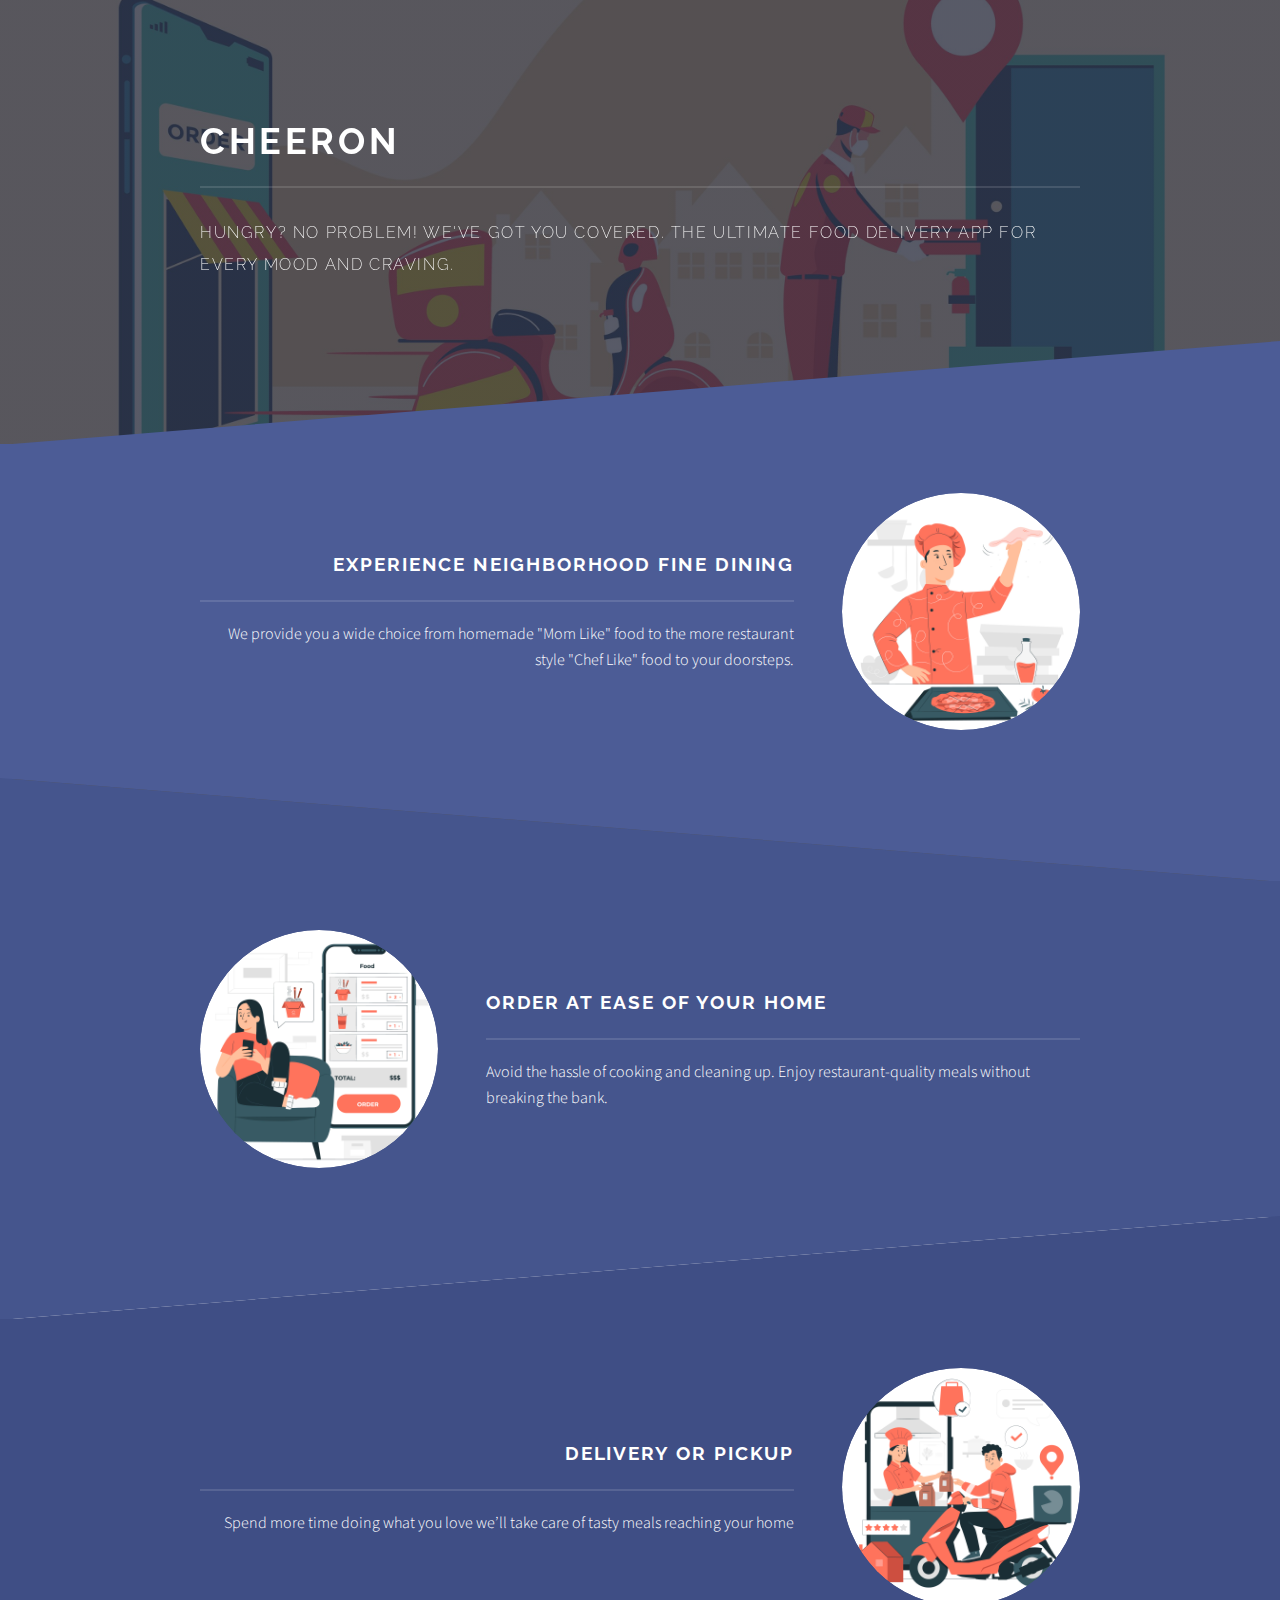
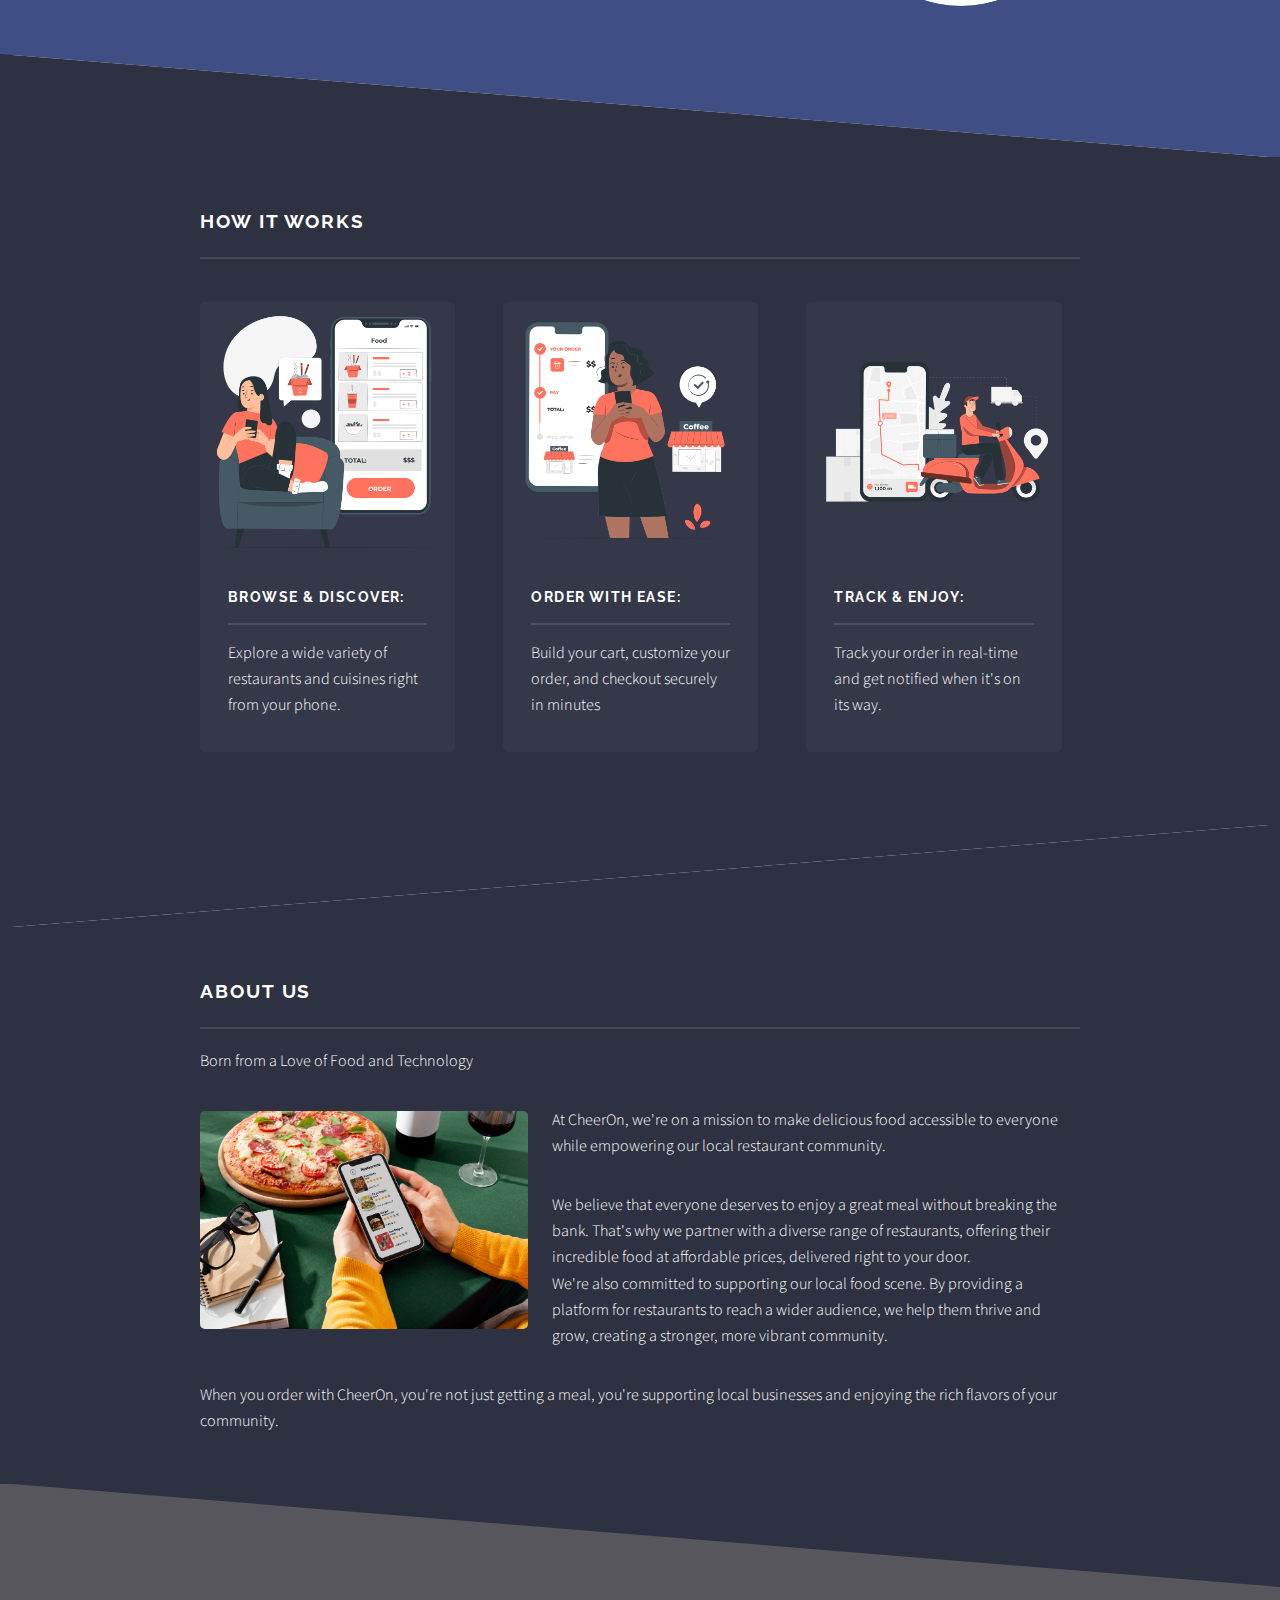
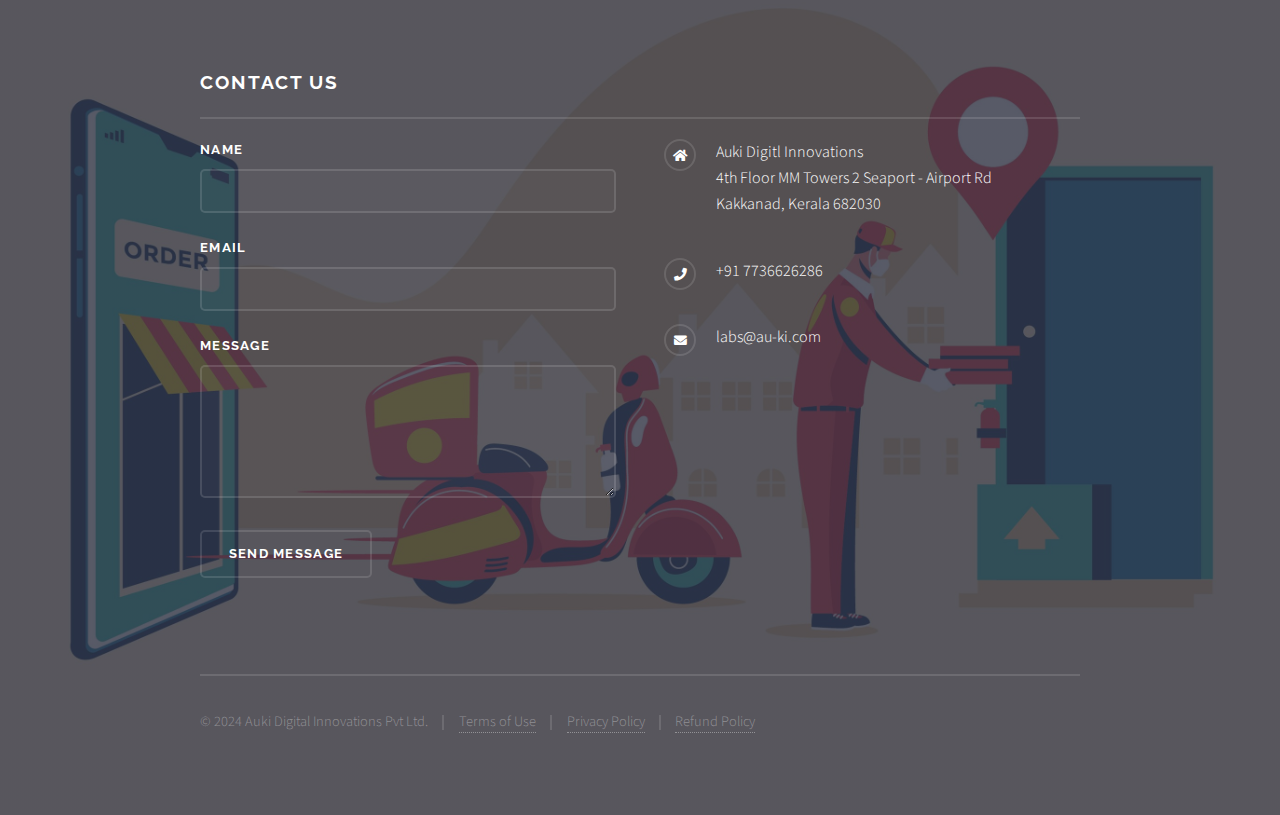
<file: index.html>
<!DOCTYPE HTML>

<html>
	<head>
		<title>CheerOn</title>
		<meta charset="utf-8" />
		<meta name="viewport" content="width=device-width, initial-scale=1, user-scalable=no" />
		<link rel="stylesheet" href="assets/css/main.css" />
		<noscript><link rel="stylesheet" href="assets/css/noscript.css" /></noscript>
		<!-- Google tag (gtag.js) -->
		<script async src="https://www.googletagmanager.com/gtag/js?id=G-2CWEDV30RR"></script>
		<script>
		window.dataLayer = window.dataLayer || [];
		function gtag(){dataLayer.push(arguments);}
		gtag('js', new Date());

		gtag('config', 'G-2CWEDV30RR');
		</script>
	</head>
	<body class="is-preload">

		<!-- Page Wrapper -->
			<div id="page-wrapper">

				<!-- Header -->
					<header id="header" class="alt">
						<h1><a href="index.html">CheerOn</a></h1>
					</header>

				<!-- Banner -->
					<section id="banner">
						<div class="inner">
							<h2>CheerOn</h2>
							<p>Hungry? No Problem! We've Got You Covered. The ultimate food delivery app for every mood and craving.
							</p>
						</div>
					</section>

				<!-- Wrapper -->
					<section id="wrapper">
						<!-- One -->
							<section id="one" class="wrapper spotlight style1">
								<div class="inner">
									<a href="#" class="image"><img src="images/pic05.jpg" alt="" /></a>
									<div class="content">
										<h2 class="major">Experience Neighborhood Fine Dining</h2>
										<p>We provide you a wide choice from homemade "Mom Like" food to the more restaurant style "Chef Like" food to your doorsteps.
										</p>
									</div>
								</div>
							</section>

						<!-- Two -->
							<section id="two" class="wrapper alt spotlight style2">
								<div class="inner">
									<a href="#" class="image"><img src="images/pic02.jpg" alt="" /></a>
									<div class="content">
										<h2 class="major"> Order at ease of your home</h2>
										<p>Avoid the hassle of cooking and cleaning up. Enjoy restaurant-quality meals without breaking the bank.
										</p>
										
									</div>
								</div>
							</section>

						<!-- Three -->
							<section id="three" class="wrapper spotlight style3">
								<div class="inner">
									<a href="#" class="image"><img src="images/pic07.jpg" alt="" /></a>
									<div class="content">
										<h2 class="major">Delivery or pickup
										</h2>
										<p> Spend more time doing what you love we’ll take
											care of tasty meals reaching your home
											</p>
			
									</div>
								</div>
							</section>

						<!-- Four -->
							<section id="four" class="wrapper alt style1">
								<div class="inner">
									<h2 class="major">How it Works</h2>
									<section class="features">
										<article>
											<a href="#" class="image"><img src="images/pic06.png" alt="" /></a>
											<h3 class="major">Browse & Discover:</h3>
											<p>Explore a wide variety of restaurants and cuisines right from your phone.
												</p>
							
										</article>
										<article>
											<a href="#" class="image"><img src="images/pic01.png" alt="" /></a>
											<h3 class="major">Order with Ease:</h3>
											<p>Build your cart, customize your order, and checkout securely in minutes</p>
											
										</article>
										<article>
											<a href="#" class="image"><img src="images/pic04.png" alt="" /></a>
											<h3 class="major">Track & Enjoy:</h3>
											<p>Track your order in real-time and get notified when it's on its way.
											</p>
											
										</article>
									</section>
								</div>
							</section>

					</section>

					<!-- About Us -->

					<section id="wrapper">
						<!-- Content -->
							<div class="wrapper">
								<div class="inner" id="about-us">


									<section>
										<h2 class="major">About Us</h2>
										<p>Born from a Love of Food and Technology</p>
										<p><span class="image left"><img src="images/pic08.jpg" alt="" />
										</span><p>At CheerOn, we're on a mission to make delicious food accessible to everyone while empowering our local restaurant community.
										</p>
										We believe that everyone deserves to enjoy a great meal without breaking the bank. That's why we partner with a diverse range of restaurants, offering their incredible food at affordable prices, delivered right to your door.
										
										<p>We're also committed to supporting our local food scene. By providing a platform for restaurants to reach a wider audience, we help them thrive and grow, creating a stronger, more vibrant community.
										</p>	
										When you order with CheerOn, you're not just getting a meal, you're supporting local businesses and enjoying the rich flavors of your community.
										</p>
									</section>

								</div>
							</div>

					</section>
				<!-- Footer -->
					<section id="footer">
						<div class="inner" id="contact-us">
							<h2 class="major">Contact Us</h2>
							<form id="contactForm" method="post" action="https://script.google.com/macros/s/AKfycbwFogy87kg-hi91i1ghuW0OFnKad8lbsup4JptPdLv_rgD1YEbw1ZIdU-ReuzZrtpa4Sg/exec">
								<div class="fields">
									<div class="field">
										<label for="name">Name</label>
										<input type="text" name="name" id="name" />
									</div>
									<div class="field">
										<label for="email">Email</label>
										<input type="email" name="email" id="email" />
									</div>
									<div class="field">
										<label for="message">Message</label>
										<textarea name="message" id="message" rows="4"></textarea>
									</div>
								</div>
								<ul class="actions">
									<li><button type="button" id="sendMsgBtn">Send Message</button></li>
								</ul>
								<div id="formResponse" style="color:rgb(31, 187, 31)"></div>
							</form>
							<ul class="contact">
								<li class="icon solid fa-home">
									Auki Digitl Innovations<br />
									4th Floor MM Towers 2 Seaport - Airport Rd<br />
									Kakkanad, Kerala 682030
								</li>
								<li class="icon solid fa-phone">+91 7736626286</li>
								<li class="icon solid fa-envelope">labs@au-ki.com</li>
							</ul>
							<ul class="copyright">
								<li>&copy; 2024 Auki Digital Innovations Pvt Ltd.</li><li><a href="terms.html">Terms of Use</a></li><li><a href="privacy.html">Privacy Policy</a></li><li><a href="refund.html">Refund Policy</a></li>
		
							</ul>
						</div>
					</section>

			</div>

		<!-- Scripts -->
			<script src="assets/js/jquery.min.js"></script>
			<script src="assets/js/jquery.scrollex.min.js"></script>
			<script src="assets/js/browser.min.js"></script>
			<script src="assets/js/breakpoints.min.js"></script>
			<script src="assets/js/util.js"></script>
			<script src="assets/js/main.js"></script>

	</body>
</html>
</file>
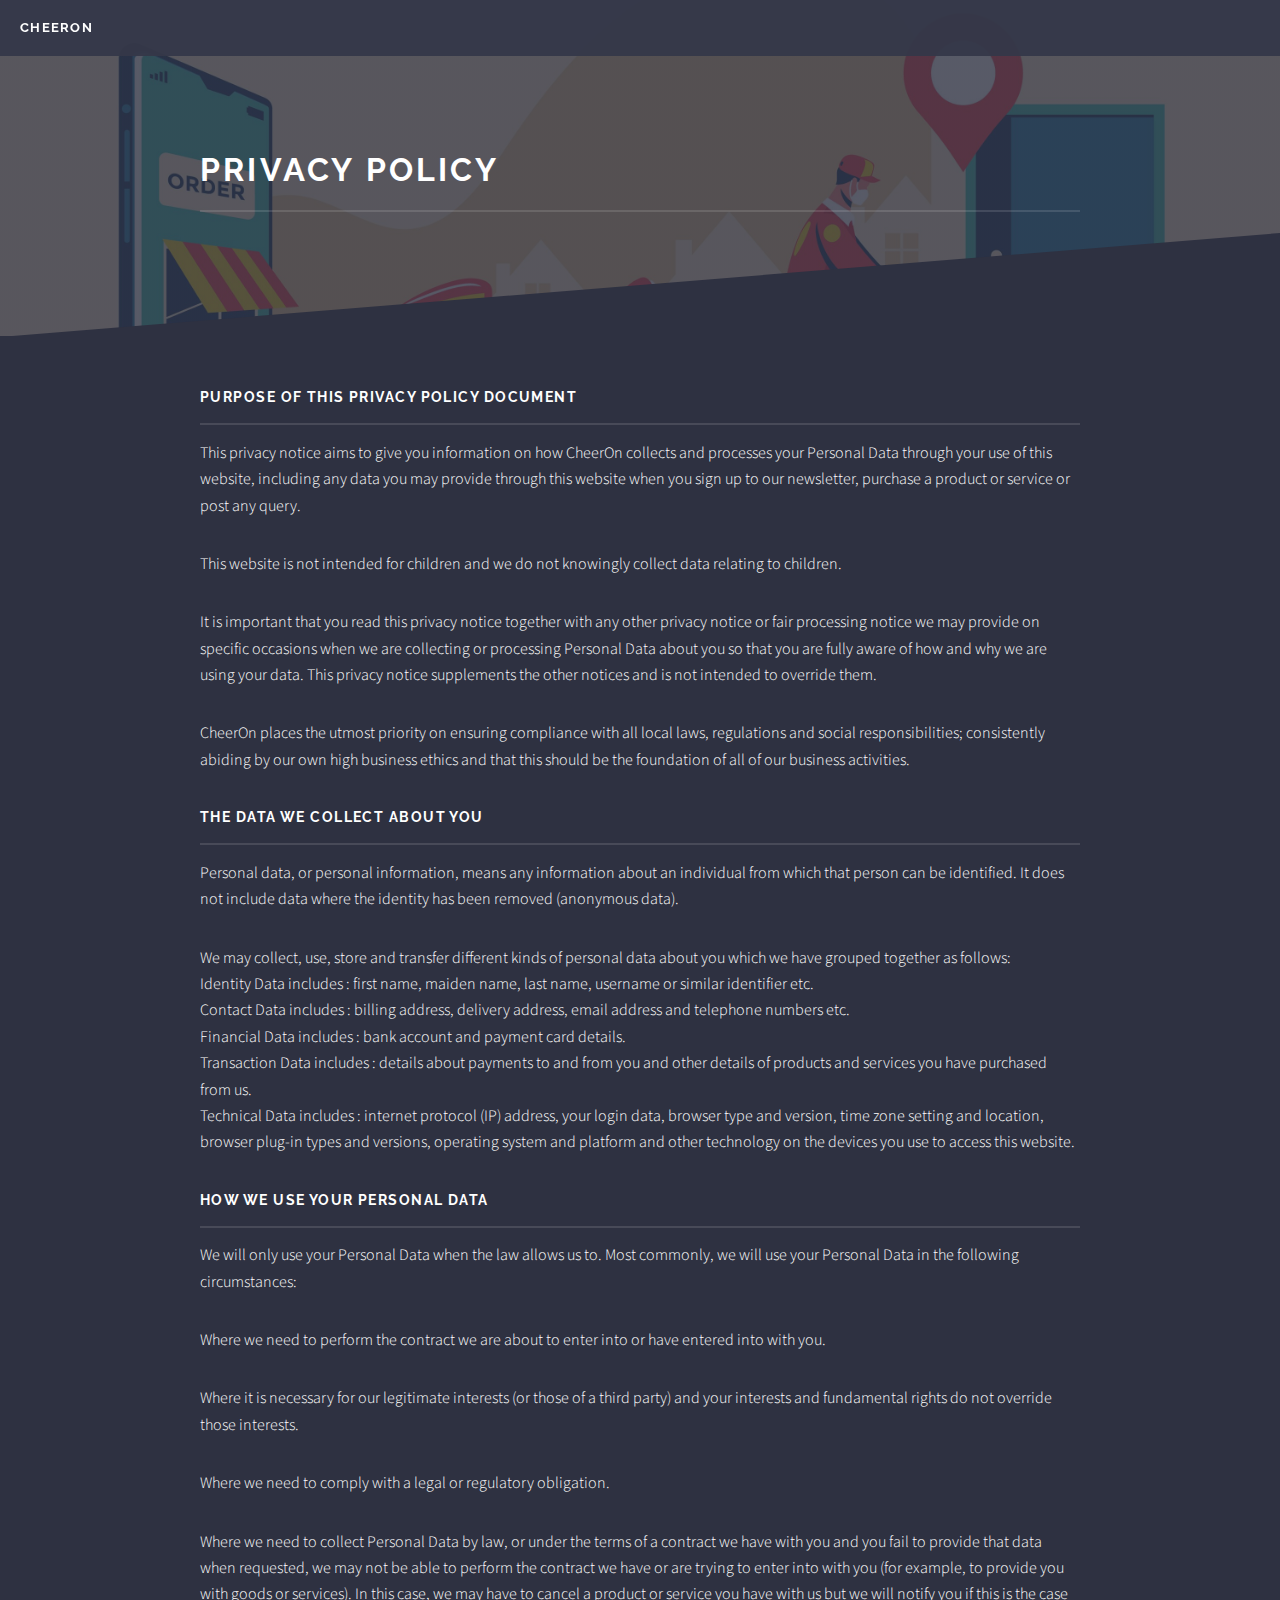
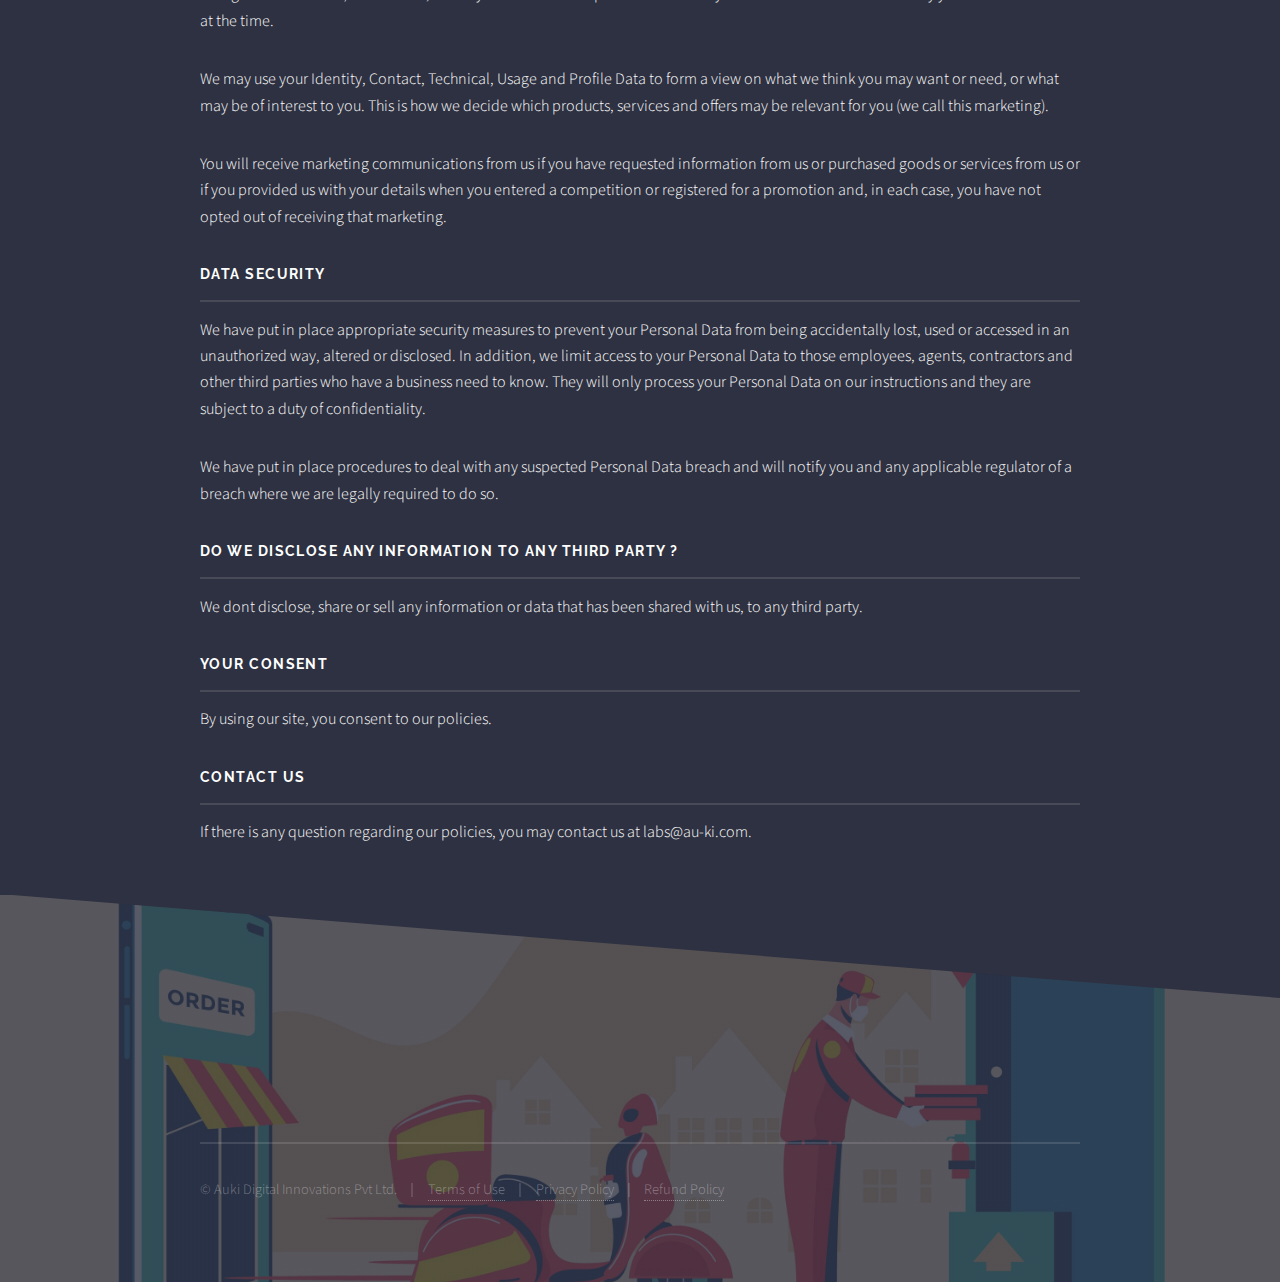
<file: privacy.html>
<!DOCTYPE HTML>
<html>
	<head>
		<title>Privacy Policy</title>
		<meta charset="utf-8" />
		<meta name="viewport" content="width=device-width, initial-scale=1, user-scalable=no" />
		<link rel="stylesheet" href="assets/css/main.css" />
		<noscript><link rel="stylesheet" href="assets/css/noscript.css" /></noscript>
        <!-- Google tag (gtag.js) -->
        <script async src="https://www.googletagmanager.com/gtag/js?id=G-2CWEDV30RR"></script>
        <script>
        window.dataLayer = window.dataLayer || [];
        function gtag(){dataLayer.push(arguments);}
        gtag('js', new Date());

        gtag('config', 'G-2CWEDV30RR');
        </script>
	</head>
	<body class="is-preload">

		<!-- Page Wrapper -->
			<div id="page-wrapper">

				<!-- Header -->
					<header id="header">
						<h1><a href="index.html">CheerOn</a></h1>
					</header>

				<!-- Wrapper -->
					<section id="wrapper">
						<header>
							<div class="inner">
								<h2>Privacy Policy</h2>
							</div>
						</header>

						<!-- Content -->
							<div class="wrapper">
								<div class="inner">

                                    <section>
                                        <h3 class="major">Purpose of this privacy policy document</h3>
                                        <p> This privacy notice aims to give you information on how CheerOn collects and processes your Personal Data through your use of this website, including any data you may provide through this website when you sign up to our newsletter, purchase a product or service or post any query.</p>
                                        <p>This website is not intended for children and we do not knowingly collect data relating to children.</p>
                                        <p>It is important that you read this privacy notice together with any other privacy notice or fair processing notice we may provide on specific occasions when we are collecting or processing Personal Data about you so that you are fully aware of how and why we are using your data. This privacy notice supplements the other notices and is not intended to override them.</p>
                                        <p>CheerOn places the utmost priority on ensuring compliance with all local laws, regulations and social responsibilities; consistently abiding by our own high business ethics and that this should be the foundation of all of our business activities.</p>
                                    </section>
                                    <section>
                                        <h3 class="major">The data we collect about you</h3>
                                        <p>Personal data, or personal information, means any information about an individual from which that person can be identified. It does not include data where the identity has been removed (anonymous data).</p>
                                        <p>We may collect, use, store and transfer different kinds of personal data about you which we have grouped together as follows:
                                        <br> Identity Data includes : first name, maiden name, last name, username or similar identifier etc.
                                        <br>Contact Data includes : billing address, delivery address, email address and telephone numbers etc.
                                        <br>Financial Data includes : bank account and payment card details.
                                        <br>Transaction Data includes : details about payments to and from you and other details of products and services you have purchased from us.
                                        <br>Technical Data includes : internet protocol (IP) address, your login data, browser type and version, time zone setting and location, browser plug-in types and versions, operating system and platform and other technology on the devices you use to access this website.
                                        </p>
                                    </section>
                                    <section>
                                        <h3 class="major">How we use your personal data</h3>
                                        <p>We will only use your Personal Data when the law allows us to. Most commonly, we will use your Personal Data in the following circumstances:</p>
                                        <p>Where we need to perform the contract we are about to enter into or have entered into with you.</p>
                                        <p>Where it is necessary for our legitimate interests (or those of a third party) and your interests and fundamental rights do not override those interests.</p>
                                        <p>Where we need to comply with a legal or regulatory obligation.</p>
                                        <p>Where we need to collect Personal Data by law, or under the terms of a contract we have with you and you fail to provide that data when requested, we may not be able to perform the contract we have or are trying to enter into with you (for example, to provide you with goods or services). In this case, we may have to cancel a product or service you have with us but we will notify you if this is the case at the time.</p>
                                        <p>We may use your Identity, Contact, Technical, Usage and Profile Data to form a view on what we think you may want or need, or what may be of interest to you. This is how we decide which products, services and offers may be relevant for you (we call this marketing).</p>
                                        <p>You will receive marketing communications from us if you have requested information from us or purchased goods or services from us or if you provided us with your details when you entered a competition or registered for a promotion and, in each case, you have not opted out of receiving that marketing.</p>
                                    </section>

                                    <section>
                                        <h3 class="major">Data security</h3>
                                        <p>We have put in place appropriate security measures to prevent your Personal Data from being accidentally lost, used or accessed in an unauthorized way, altered or disclosed. In addition, we limit access to your Personal Data to those employees, agents, contractors and other third parties who have a business need to know. They will only process your Personal Data on our instructions and they are subject to a duty of confidentiality.</p>
                                        <p>We have put in place procedures to deal with any suspected Personal Data breach and will notify you and any applicable regulator of a breach where we are legally required to do so.</p>
                                    </section>
                                    <section>
                                        <h3 class="major">Do we disclose any information to any third party ?</h3>
                                        <p>We dont disclose, share or sell any information or data that has been shared with us, to any third party.</p>
                                    </section>
                                    <section>
                                        <h3 class="major">Your consent</h3>
                                        <p>By using our site, you consent to our policies.</p>
                                    </section>
                                    <section>
                                        <h3 class="major">Contact us</h3>
                                        <p>If there is any question regarding our policies, you may contact us at labs@au-ki.com.</a></p>
                                    </section>
								</div>
							</div>

					</section>

				<!-- Footer -->
					<section id="footer">
						<div class="inner">
							<ul class="copyright">
								<li>&copy; Auki Digital Innovations Pvt Ltd.</li><li><a href="terms.html">Terms of Use</a></li><li><a href="privacy.html">Privacy Policy</a></li><li><a href="refund.html">Refund Policy</a></li>
		
							</ul>
						</div>
					</section>

			</div>

		<!-- Scripts -->
			<script src="assets/js/jquery.min.js"></script>
			<script src="assets/js/jquery.scrollex.min.js"></script>
			<script src="assets/js/browser.min.js"></script>
			<script src="assets/js/breakpoints.min.js"></script>
			<script src="assets/js/util.js"></script>
			<script src="assets/js/main.js"></script>

	</body>
</html>
</file>
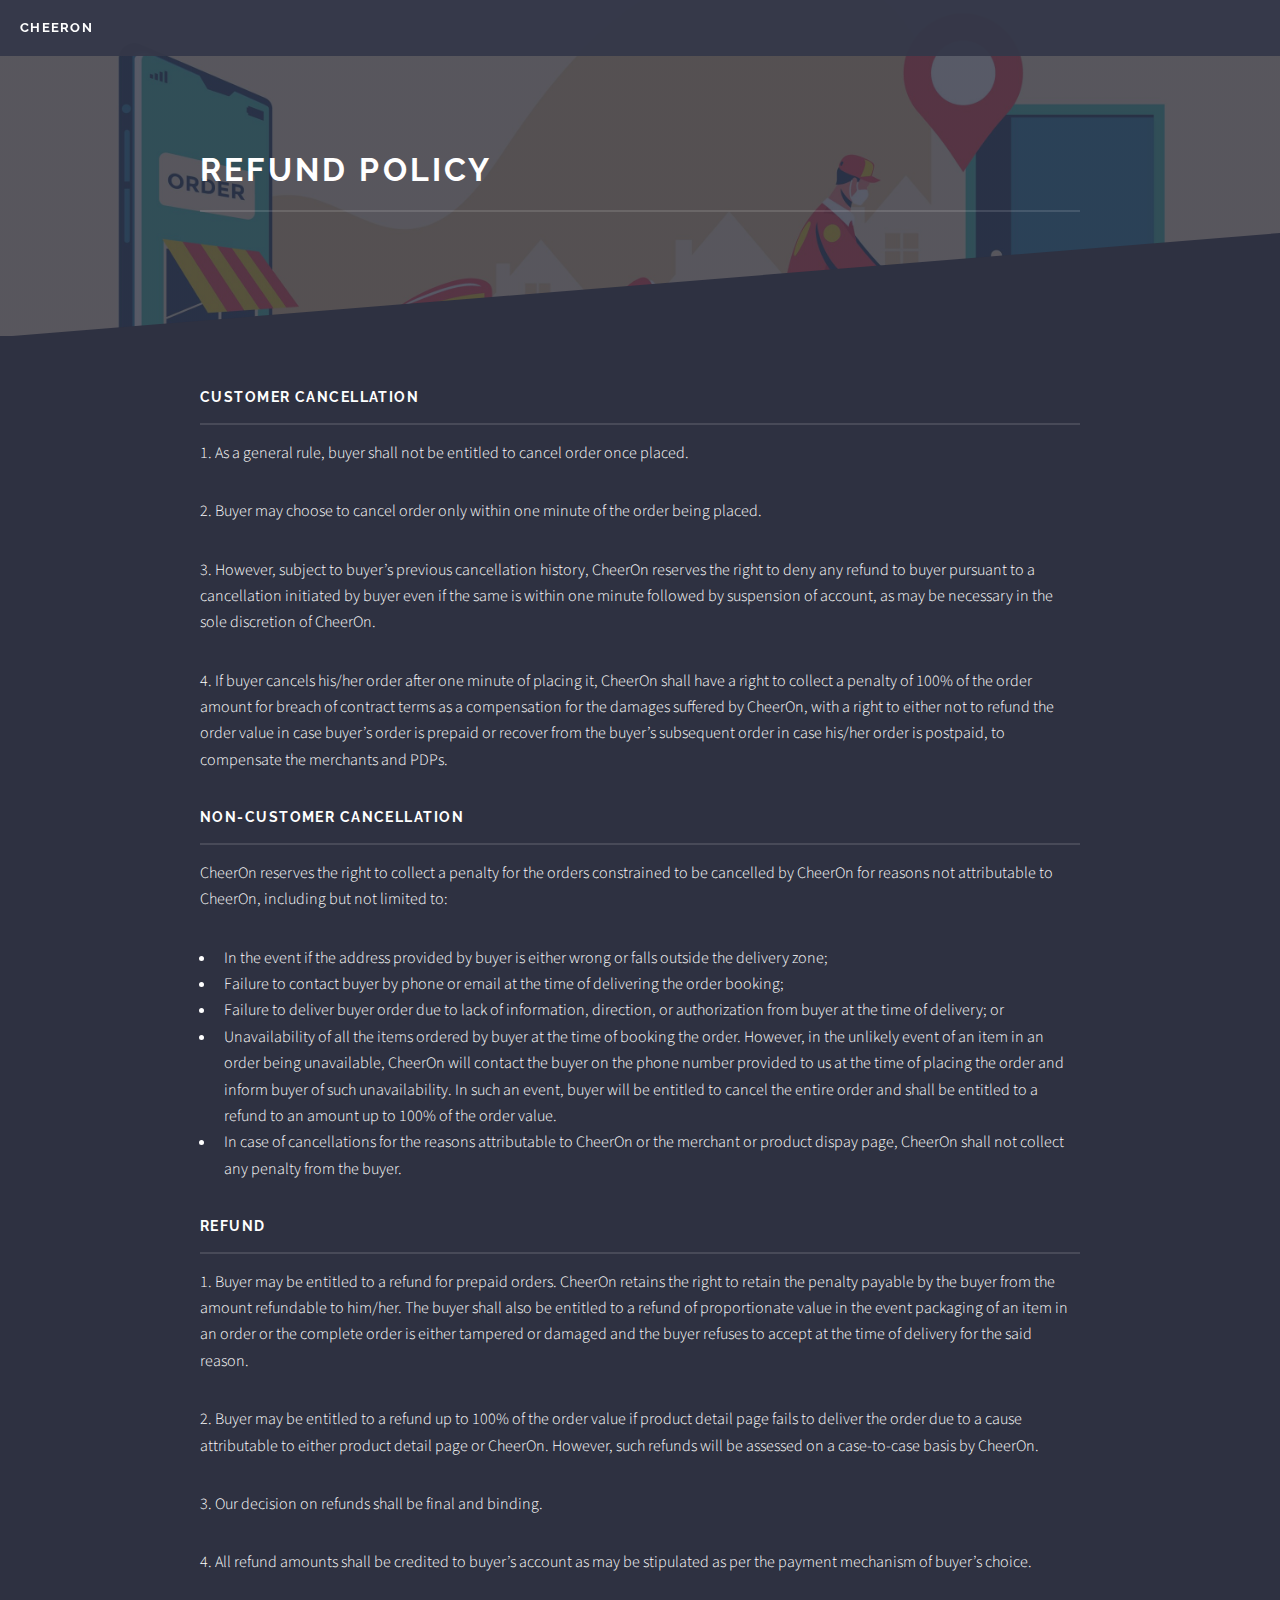
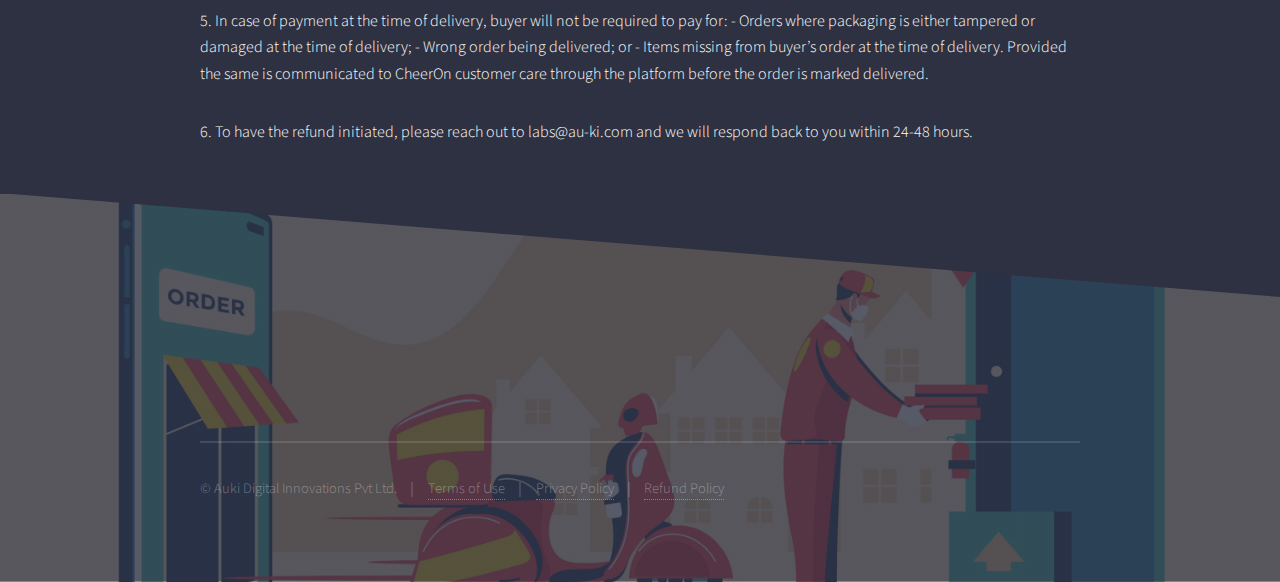
<file: refund.html>
<!DOCTYPE HTML>
<html>
	<head>
		<title>Refund Policy</title>
		<meta charset="utf-8" />
		<meta name="viewport" content="width=device-width, initial-scale=1, user-scalable=no" />
		<link rel="stylesheet" href="assets/css/main.css" />
		<noscript><link rel="stylesheet" href="assets/css/noscript.css" /></noscript>
		<!-- Google tag (gtag.js) -->
		<script async src="https://www.googletagmanager.com/gtag/js?id=G-2CWEDV30RR"></script>
		<script>
		window.dataLayer = window.dataLayer || [];
		function gtag(){dataLayer.push(arguments);}
		gtag('js', new Date());

		gtag('config', 'G-2CWEDV30RR');
		</script>
	</head>
	<body class="is-preload">

		<!-- Page Wrapper -->
			<div id="page-wrapper">

				<!-- Header -->
					<header id="header">
						<h1><a href="index.html">CheerOn</a></h1>
					</header>

				<!-- Wrapper -->
					<section id="wrapper">
						<header>
							<div class="inner">
								<h2>Refund Policy</h2>
							</div>
						</header>

						<!-- Content -->
							<div class="wrapper">
								<div class="inner">

									<section>
										<h3 class="major">Customer Cancellation</h3>
										<p>1. As a general rule, buyer shall not be entitled to cancel order once placed.</p>

										<p>2. Buyer may choose to cancel order only within one minute of the order being placed.</p>
										
										<p>3. However, subject to buyer’s previous cancellation history, CheerOn reserves the right to deny any refund to buyer pursuant to a cancellation initiated by buyer even if the same is within one minute followed by suspension of account, as may be necessary in the sole discretion of CheerOn.</p>
										
										<p>4. If buyer cancels his/her order after one minute of placing it, CheerOn shall have a right to collect a penalty of 100% of the order amount for breach of contract terms as a compensation for the damages suffered by CheerOn, with a right to either not to refund the order value in case buyer’s order is prepaid or recover from the buyer’s subsequent order in case his/her order is postpaid, to compensate the merchants and PDPs.</p>
												
                                    </section>

									<section>
										<h3 class="major">Non-Customer Cancellation</h3>
										<p>CheerOn reserves the right to collect a penalty for the orders constrained to be cancelled by CheerOn for reasons not attributable to CheerOn, including but not limited to:</p>

										<ul>
										  <li>In the event if the address provided by buyer is either wrong or falls outside the delivery zone;</li>
										  <li>Failure to contact buyer by phone or email at the time of delivering the order booking;</li>
										  <li>Failure to deliver buyer order due to lack of information, direction, or authorization from buyer at the time of delivery; or</li>
										  <li>Unavailability of all the items ordered by buyer at the time of booking the order. However, in the unlikely event of an item in an order being unavailable, CheerOn will contact the buyer on the phone number provided to us at the time of placing the order and inform buyer of such unavailability. In such an event, buyer will be entitled to cancel the entire order and shall be entitled to a refund to an amount up to 100% of the order value.</li>
										  <li>In case of cancellations for the reasons attributable to CheerOn or the merchant or product dispay page, CheerOn shall not collect any penalty from the buyer.</li>
										</ul>
										
			
                                    </section>

                                    <section>
										<h3 class="major">Refund</h3>
                                        <p>1. Buyer may be entitled to a refund for prepaid orders. CheerOn retains the right to retain the penalty payable by the buyer from the amount refundable to him/her. The buyer shall also be entitled to a refund of proportionate value in the event packaging of an item in an order or the complete order is either tampered or damaged and the buyer refuses to accept at the time of delivery for the said reason.</p>

                                        <p>2. Buyer may be entitled to a refund up to 100% of the order value if product detail page fails to deliver the order due to a cause attributable to either product detail page or CheerOn. However, such refunds will be assessed on a case-to-case basis by CheerOn.</p>

                                        <p>3. Our decision on refunds shall be final and binding.</p>

                                        <p>4. All refund amounts shall be credited to buyer’s account as may be stipulated as per the payment mechanism of buyer’s choice.</p>

                                        <p>5. In case of payment at the time of delivery, buyer will not be required to pay for:
                                        - Orders where packaging is either tampered or damaged at the time of delivery;
                                        - Wrong order being delivered; or
                                        - Items missing from buyer’s order at the time of delivery. Provided the same is communicated to CheerOn customer care through the platform before the order is marked delivered.</p>

                                        <p>6. To have the refund initiated, please reach out to labs@au-ki.com and we will respond back to you within 24-48 hours.</p>

                                    </section>
								</div>
							</div>

					</section>

				<!-- Footer -->
					<section id="footer">
						<div class="inner">
							<ul class="copyright">
								<li>&copy; Auki Digital Innovations Pvt Ltd.</li><li><a href="terms.html">Terms of Use</a></li><li><a href="privacy.html">Privacy Policy</a></li><li><a href="refund.html">Refund Policy</a></li>
							</ul>
						</div>
					</section>

			</div>

		<!-- Scripts -->
			<script src="assets/js/jquery.min.js"></script>
			<script src="assets/js/jquery.scrollex.min.js"></script>
			<script src="assets/js/browser.min.js"></script>
			<script src="assets/js/breakpoints.min.js"></script>
			<script src="assets/js/util.js"></script>
			<script src="assets/js/main.js"></script>

	</body>
</html>
</file>
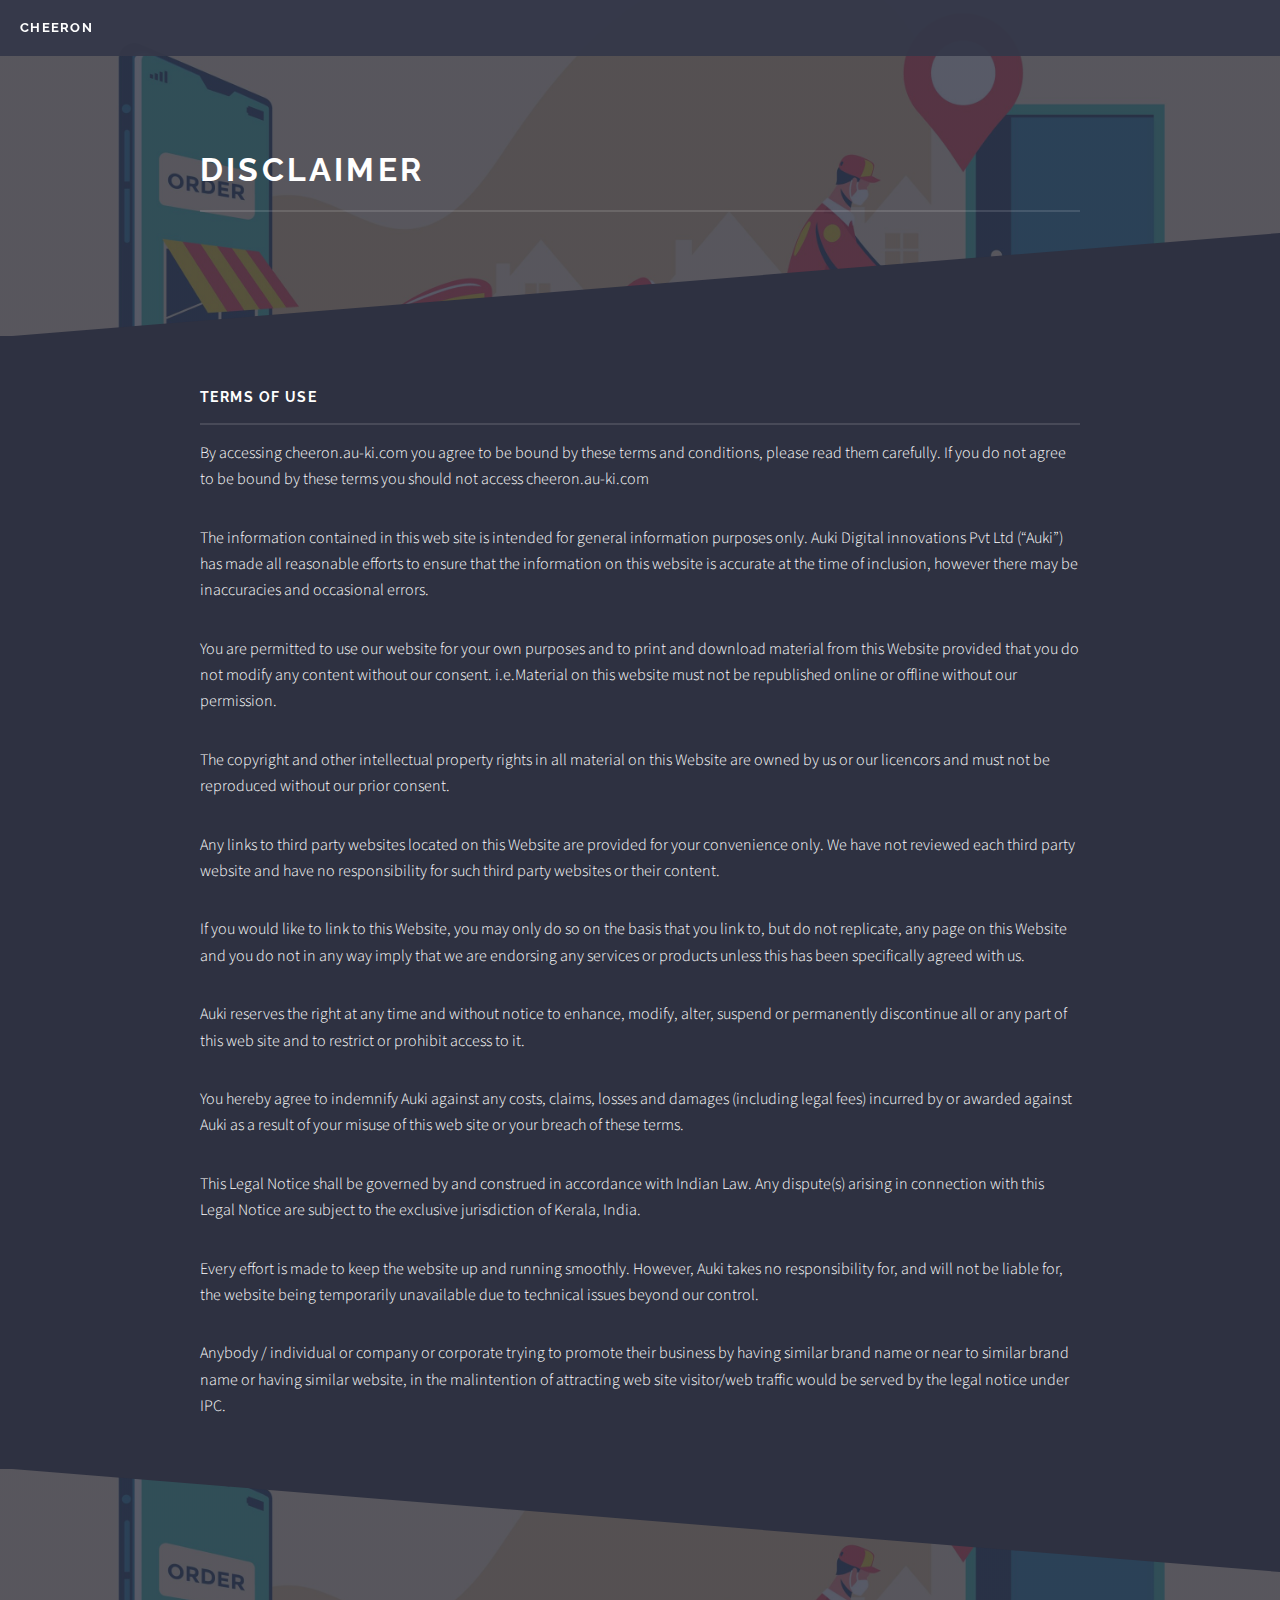
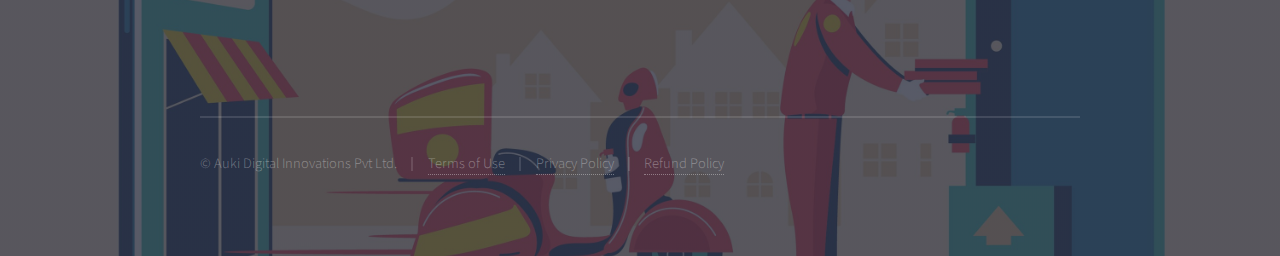
<file: terms.html>
<!DOCTYPE HTML>
<html>
	<head>
		<title>Terms of Use</title>
		<meta charset="utf-8" />
		<meta name="viewport" content="width=device-width, initial-scale=1, user-scalable=no" />
		<link rel="stylesheet" href="assets/css/main.css" />
		<noscript><link rel="stylesheet" href="assets/css/noscript.css" /></noscript>
		<!-- Google tag (gtag.js) -->
		<script async src="https://www.googletagmanager.com/gtag/js?id=G-2CWEDV30RR"></script>
		<script>
		window.dataLayer = window.dataLayer || [];
		function gtag(){dataLayer.push(arguments);}
		gtag('js', new Date());

		gtag('config', 'G-2CWEDV30RR');
		</script>
	</head>
	<body class="is-preload">

		<!-- Page Wrapper -->
			<div id="page-wrapper">

				<!-- Header -->
					<header id="header"> 
						<h1><a href="index.html">CheerOn</a></h1>
					</header>

				<!-- Wrapper -->
					<section id="wrapper">
						<header>
							<div class="inner">
								<h2>Disclaimer</h2>
							</div>
						</header>

						<!-- Content -->
							<div class="wrapper">
								<div class="inner">

									<section>
										<h3 class="major">Terms of Use</h3>
										<p> By accessing cheeron.au-ki.com you agree to be bound by these terms and conditions, please read them carefully. If you do not agree to be bound by these terms you should not access cheeron.au-ki.com </p>
                                        <p>The information contained in this web site is intended for general information purposes only. Auki Digital innovations Pvt Ltd (“Auki”) has made all reasonable efforts to ensure that the information on this website is accurate at the time of inclusion, however there may be inaccuracies and occasional errors.</p>
										<p> You are permitted to use our website for your own purposes and to print and download material from this Website provided that you do not modify any content without our consent. i.e.Material on this website must not be republished online or offline without our permission.</p>
										<p> The copyright and other intellectual property rights in all material on this Website are owned by us or our licencors and must not be reproduced without our prior consent.</p>
                                        <p> Any links to third party websites located on this Website are provided for your convenience only. We have not reviewed each third party website and have no responsibility for such third party websites or their content.</p>
                                        <p> If you would like to link to this Website, you may only do so on the basis that you link to, but do not replicate, any page on this Website and you do not in any way imply that we are endorsing any services or products unless this has been specifically agreed with us.</p>
                                        <p> Auki reserves the right at any time and without notice to enhance, modify, alter, suspend or permanently discontinue all or any part of this web site and to restrict or prohibit access to it.</p>
                                        <p>You hereby agree to indemnify Auki against any costs, claims, losses and damages (including legal fees) incurred by or awarded against Auki as a result of your misuse of this web site or your breach of these terms.</p>
                                        <p>This Legal Notice shall be governed by and construed in accordance with Indian Law. Any dispute(s) arising in connection with this Legal Notice are subject to the exclusive jurisdiction of Kerala, India.</p>
                                        <p> Every effort is made to keep the website up and running smoothly. However, Auki takes no responsibility for, and will not be liable for, the website being temporarily unavailable due to technical issues beyond our control.</p>
                                        <p> Anybody / individual or company or corporate trying to promote their business by having similar brand name or near to similar brand name or having similar website, in the malintention of attracting web site visitor/web traffic would be served by the legal notice under IPC.</p>
                                    </section>
								</div>
							</div>

					</section>

				<!-- Footer -->
					<section id="footer">
						<div class="inner">
							<ul class="copyright">
								<li>&copy; Auki Digital Innovations Pvt Ltd.</li><li><a href="terms.html">Terms of Use</a></li><li><a href="privacy.html">Privacy Policy</a></li><li><a href="refund.html">Refund Policy</a></li>
		
							</ul>
						</div>
					</section>

			</div>

		<!-- Scripts -->
			<script src="assets/js/jquery.min.js"></script>
			<script src="assets/js/jquery.scrollex.min.js"></script>
			<script src="assets/js/browser.min.js"></script>
			<script src="assets/js/breakpoints.min.js"></script>
			<script src="assets/js/util.js"></script>
			<script src="assets/js/main.js"></script>

	</body>
</html>
</file>
<file: assets/css/noscript.css>
/* Banner */

	body.is-preload #banner .logo {
		-moz-transform: none;
		-webkit-transform: none;
		-ms-transform: none;
		transform: none;
		opacity: 1;
	}

	body.is-preload #banner h2 {
		opacity: 1;
		-moz-transform: none;
		-webkit-transform: none;
		-ms-transform: none;
		transform: none;
		-moz-filter: none;
		-webkit-filter: none;
		-ms-filter: none;
		filter: none;
	}

	body.is-preload #banner p {
		opacity: 01;
		-moz-transform: none;
		-webkit-transform: none;
		-ms-transform: none;
		transform: none;
		-moz-filter: none;
		-webkit-filter: none;
		-ms-filter: none;
		filter: none;
	}
</file>
<file: assets/css/main.css>
@import url(fontawesome-all.min.css);
@import url("https://fonts.googleapis.com/css?family=Raleway:200,700|Source+Sans+Pro:300,600,300italic,600italic");


html, body, div, span, applet, object,
iframe, h1, h2, h3, h4, h5, h6, p, blockquote,
pre, a, abbr, acronym, address, big, cite,
code, del, dfn, em, img, ins, kbd, q, s, samp,
small, strike, strong, sub, sup, tt, var, b,
u, i, center, dl, dt, dd, ol, ul, li, fieldset,
form, label, legend, table, caption, tbody,
tfoot, thead, tr, th, td, article, aside,
canvas, details, embed, figure, figcaption,
footer, header, hgroup, menu, nav, output, ruby,
section, summary, time, mark, audio, video {
	margin: 0;
	padding: 0;
	border: 0;
	font-size: 100%;
	font: inherit;
	vertical-align: baseline;}

article, aside, details, figcaption, figure,
footer, header, hgroup, menu, nav, section {
	display: block;}

body {
	line-height: 1;
}

ol, ul {
	list-style: none;
}

blockquote, q {
	quotes: none;
}

	blockquote:before, blockquote:after, q:before, q:after {
		content: '';
		content: none;
	}

table {
	border-collapse: collapse;
	border-spacing: 0;
}

body {
	-webkit-text-size-adjust: none;
}

mark {
	background-color: transparent;
	color: inherit;
}

input::-moz-focus-inner {
	border: 0;
	padding: 0;
}

input, select, textarea {
	-moz-appearance: none;
	-webkit-appearance: none;
	-ms-appearance: none;
	appearance: none;
}

/* Basic */

	@-ms-viewport {
		width: device-width;
	}

	body {
		-ms-overflow-style: scrollbar;
	}

	@media screen and (max-width: 480px) {

		html, body {
			min-width: 320px;
		}

	}

	html {
		box-sizing: border-box;
	}

	*, *:before, *:after {
		box-sizing: inherit;
	}

	body {
		background-color: #2e3141;
		background-image:linear-gradient(to top, rgba(46, 49, 65, 0.8), rgba(46, 49, 65, 0.8)), url("../../images/bg.jpg");
		background-size: auto,
 cover;
		background-attachment: fixed,
 fixed;
		background-position: center,
 center;
 background-size: cover;    /* Covers the entire container */
 background-position: center; /* Centers the image horizontally and vertically */
 background-repeat: no-repeat; /* Prevents the image from repeating */
 background-color: #fff; 
	}

		body.is-preload *, body.is-preload *:before, body.is-preload *:after {
			-moz-animation: none !important;
			-webkit-animation: none !important;
			-ms-animation: none !important;
			animation: none !important;
			-moz-transition: none !important;
			-webkit-transition: none !important;
			-ms-transition: none !important;
			transition: none !important;
		}

/* Type */

	body, input, select, textarea {
		color: #ffffff;
		font-family: "Source Sans Pro", Helvetica, sans-serif;
		font-size: 16.5pt;
		font-weight: 300;
		line-height: 1.65;
	}

		@media screen and (max-width: 1680px) {

			body, input, select, textarea {
				font-size: 13pt;
			}

		}

		@media screen and (max-width: 1280px) {

			body, input, select, textarea {
				font-size: 12pt;
			}

		}

		@media screen and (max-width: 980px) {

			body, input, select, textarea {
				font-size: 12pt;
			}

		}

		@media screen and (max-width: 736px) {

			body, input, select, textarea {
				font-size: 12pt;
			}

		}

		@media screen and (max-width: 480px) {

			body, input, select, textarea {
				font-size: 12pt;
			}

		}

	a {
		-moz-transition: color 0.2s ease-in-out, border-bottom-color 0.2s ease-in-out;
		-webkit-transition: color 0.2s ease-in-out, border-bottom-color 0.2s ease-in-out;
		-ms-transition: color 0.2s ease-in-out, border-bottom-color 0.2s ease-in-out;
		transition: color 0.2s ease-in-out, border-bottom-color 0.2s ease-in-out;
		border-bottom: dotted 1px rgba(255, 255, 255, 0.35);
		color: #ffffff;
		text-decoration: none;
	}

		a:hover {
			border-bottom-color: transparent;
			color: #ffffff !important;
		}

		a.special:not(.button) {
			text-decoration: none;
			border-bottom: 0;
			display: block;
			font-family: Raleway, Helvetica, sans-serif;
			font-size: 0.8em;
			font-weight: 700;
			letter-spacing: 0.1em;
			margin: 0 0 2em 0;
			text-transform: uppercase;
		}

			a.special:not(.button):before {
				-moz-osx-font-smoothing: grayscale;
				-webkit-font-smoothing: antialiased;
				display: inline-block;
				font-style: normal;
				font-variant: normal;
				text-rendering: auto;
				line-height: 1;
				text-transform: none !important;
				font-family: 'Font Awesome 5 Free';
				font-weight: 900;
			}

			a.special:not(.button):before {
				-moz-transition: background-color 0.2s ease-in-out;
				-webkit-transition: background-color 0.2s ease-in-out;
				-ms-transition: background-color 0.2s ease-in-out;
				transition: background-color 0.2s ease-in-out;
				border-radius: 100%;
				border: solid 2px rgba(255, 255, 255, 0.125);
				content: '\f105';
				display: inline-block;
				font-size: 1.25em;
				height: 2em;
				line-height: 1.75em;
				margin-right: 0.85em;
				text-align: center;
				text-indent: 0.15em;
				vertical-align: middle;
				width: 2em;
			}

			a.special:not(.button):hover:before {
				background-color: rgba(255, 255, 255, 0.025);
			}

			a.special:not(.button):active:before {
				background-color: rgba(255, 255, 255, 0.075);
			}

	strong, b {
		color: #ffffff;
		font-weight: 600;
	}

	em, i {
		font-style: italic;
	}

	p {
		margin: 0 0 2em 0;
	}

	h1, h2, h3, h4, h5, h6 {
		color: #ffffff;
		font-family: Raleway, Helvetica, sans-serif;
		font-weight: 700;
		letter-spacing: 0.1em;
		margin: 0 0 1em 0;
		text-transform: uppercase;
	}

		h1 a, h2 a, h3 a, h4 a, h5 a, h6 a {
			color: inherit;
			text-decoration: none;
			border-bottom: 0;
		}

		h1 span, h2 span, h3 span, h4 span, h5 span, h6 span {
			font-weight: 200;
		}

		h1.major, h2.major, h3.major, h4.major, h5.major, h6.major {
			padding-bottom: 1em;
			border-bottom: solid 2px rgba(255, 255, 255, 0.125);
		}

	h2 {
		font-size: 1.2em;
	}

	h3 {
		font-size: 0.9em;
	}

	h4 {
		font-size: 0.7em;
	}

	h5 {
		font-size: 0.7em;
	}

	h6 {
		font-size: 0.7em;
	}

	@media screen and (max-width: 736px) {

		h2 {
			font-size: 1em;
		}

		h3 {
			font-size: 0.8em;
		}

	}

	sub {
		font-size: 0.8em;
		position: relative;
		top: 0.5em;
	}

	sup {
		font-size: 0.8em;
		position: relative;
		top: -0.5em;
	}

	blockquote {
		border-left: solid 4px rgba(255, 255, 255, 0.125);
		font-style: italic;
		margin: 0 0 2em 0;
		padding: 0.5em 0 0.5em 2em;
	}

	code {
		background: rgba(255, 255, 255, 0.025);
		border-radius: 5px;
		border: solid 2px rgba(255, 255, 255, 0.125);
		font-family: "Courier New", monospace;
		font-size: 0.9em;
		margin: 0 0.25em;
		padding: 0.25em 0.65em;
	}

	pre {
		-webkit-overflow-scrolling: touch;
		font-family: "Courier New", monospace;
		font-size: 0.9em;
		margin: 0 0 2em 0;
	}

		pre code {
			display: block;
			line-height: 1.75em;
			padding: 1em 1.5em;
			overflow-x: auto;
		}

	hr {
		border: 0;
		border-bottom: solid 2px rgba(255, 255, 255, 0.125);
		margin: 2.5em 0;
	}

		hr.major {
			margin: 4em 0;
		}

	.align-left {
		text-align: left;
	}

	.align-center {
		text-align: center;
	}

	.align-right {
		text-align: right;
	}

/* Row */

	.row {
		display: flex;
		flex-wrap: wrap;
		box-sizing: border-box;
		align-items: stretch;
	}

		.row > * {
			box-sizing: border-box;
		}

		.row.gtr-uniform > * > :last-child {
			margin-bottom: 0;
		}

		.row.aln-left {
			justify-content: flex-start;
		}

		.row.aln-center {
			justify-content: center;
		}

		.row.aln-right {
			justify-content: flex-end;
		}

		.row.aln-top {
			align-items: flex-start;
		}

		.row.aln-middle {
			align-items: center;
		}

		.row.aln-bottom {
			align-items: flex-end;
		}

		.row > .imp {
			order: -1;
		}

		.row > .col-1 {
			width: 8.33333%;
		}

		.row > .off-1 {
			margin-left: 8.33333%;
		}

		.row > .col-2 {
			width: 16.66667%;
		}

		.row > .off-2 {
			margin-left: 16.66667%;
		}

		.row > .col-3 {
			width: 25%;
		}

		.row > .off-3 {
			margin-left: 25%;
		}

		.row > .col-4 {
			width: 33.33333%;
		}

		.row > .off-4 {
			margin-left: 33.33333%;
		}

		.row > .col-5 {
			width: 41.66667%;
		}

		.row > .off-5 {
			margin-left: 41.66667%;
		}

		.row > .col-6 {
			width: 50%;
		}

		.row > .off-6 {
			margin-left: 50%;
		}

		.row > .col-7 {
			width: 58.33333%;
		}

		.row > .off-7 {
			margin-left: 58.33333%;
		}

		.row > .col-8 {
			width: 66.66667%;
		}

		.row > .off-8 {
			margin-left: 66.66667%;
		}

		.row > .col-9 {
			width: 75%;
		}

		.row > .off-9 {
			margin-left: 75%;
		}

		.row > .col-10 {
			width: 83.33333%;
		}

		.row > .off-10 {
			margin-left: 83.33333%;
		}

		.row > .col-11 {
			width: 91.66667%;
		}

		.row > .off-11 {
			margin-left: 91.66667%;
		}

		.row > .col-12 {
			width: 100%;
		}

		.row > .off-12 {
			margin-left: 100%;
		}

		.row.gtr-0 {
			margin-top: 0;
			margin-left: 0em;
		}

			.row.gtr-0 > * {
				padding: 0 0 0 0em;
			}

			.row.gtr-0.gtr-uniform {
				margin-top: 0em;
			}

				.row.gtr-0.gtr-uniform > * {
					padding-top: 0em;
				}

		.row.gtr-25 {
			margin-top: 0;
			margin-left: -0.4375em;
		}

			.row.gtr-25 > * {
				padding: 0 0 0 0.4375em;
			}

			.row.gtr-25.gtr-uniform {
				margin-top: -0.4375em;
			}

				.row.gtr-25.gtr-uniform > * {
					padding-top: 0.4375em;
				}

		.row.gtr-50 {
			margin-top: 0;
			margin-left: -0.875em;
		}

			.row.gtr-50 > * {
				padding: 0 0 0 0.875em;
			}

			.row.gtr-50.gtr-uniform {
				margin-top: -0.875em;
			}

				.row.gtr-50.gtr-uniform > * {
					padding-top: 0.875em;
				}

		.row {
			margin-top: 0;
			margin-left: -1.75em;
		}

			.row > * {
				padding: 0 0 0 1.75em;
			}

			.row.gtr-uniform {
				margin-top: -1.75em;
			}

				.row.gtr-uniform > * {
					padding-top: 1.75em;
				}

		.row.gtr-150 {
			margin-top: 0;
			margin-left: -2.625em;
		}

			.row.gtr-150 > * {
				padding: 0 0 0 2.625em;
			}

			.row.gtr-150.gtr-uniform {
				margin-top: -2.625em;
			}

				.row.gtr-150.gtr-uniform > * {
					padding-top: 2.625em;
				}

		.row.gtr-200 {
			margin-top: 0;
			margin-left: -3.5em;
		}

			.row.gtr-200 > * {
				padding: 0 0 0 3.5em;
			}

			.row.gtr-200.gtr-uniform {
				margin-top: -3.5em;
			}

				.row.gtr-200.gtr-uniform > * {
					padding-top: 3.5em;
				}

		@media screen and (max-width: 1680px) {

			.row {
				display: flex;
				flex-wrap: wrap;
				box-sizing: border-box;
				align-items: stretch;
			}

				.row > * {
					box-sizing: border-box;
				}

				.row.gtr-uniform > * > :last-child {
					margin-bottom: 0;
				}

				.row.aln-left {
					justify-content: flex-start;
				}

				.row.aln-center {
					justify-content: center;
				}

				.row.aln-right {
					justify-content: flex-end;
				}

				.row.aln-top {
					align-items: flex-start;
				}

				.row.aln-middle {
					align-items: center;
				}

				.row.aln-bottom {
					align-items: flex-end;
				}

				.row > .imp-xlarge {
					order: -1;
				}

				.row > .col-1-xlarge {
					width: 8.33333%;
				}

				.row > .off-1-xlarge {
					margin-left: 8.33333%;
				}

				.row > .col-2-xlarge {
					width: 16.66667%;
				}

				.row > .off-2-xlarge {
					margin-left: 16.66667%;
				}

				.row > .col-3-xlarge {
					width: 25%;
				}

				.row > .off-3-xlarge {
					margin-left: 25%;
				}

				.row > .col-4-xlarge {
					width: 33.33333%;
				}

				.row > .off-4-xlarge {
					margin-left: 33.33333%;
				}

				.row > .col-5-xlarge {
					width: 41.66667%;
				}

				.row > .off-5-xlarge {
					margin-left: 41.66667%;
				}

				.row > .col-6-xlarge {
					width: 50%;
				}

				.row > .off-6-xlarge {
					margin-left: 50%;
				}

				.row > .col-7-xlarge {
					width: 58.33333%;
				}

				.row > .off-7-xlarge {
					margin-left: 58.33333%;
				}

				.row > .col-8-xlarge {
					width: 66.66667%;
				}

				.row > .off-8-xlarge {
					margin-left: 66.66667%;
				}

				.row > .col-9-xlarge {
					width: 75%;
				}

				.row > .off-9-xlarge {
					margin-left: 75%;
				}

				.row > .col-10-xlarge {
					width: 83.33333%;
				}

				.row > .off-10-xlarge {
					margin-left: 83.33333%;
				}

				.row > .col-11-xlarge {
					width: 91.66667%;
				}

				.row > .off-11-xlarge {
					margin-left: 91.66667%;
				}

				.row > .col-12-xlarge {
					width: 100%;
				}

				.row > .off-12-xlarge {
					margin-left: 100%;
				}

				.row.gtr-0 {
					margin-top: 0;
					margin-left: 0em;
				}

					.row.gtr-0 > * {
						padding: 0 0 0 0em;
					}

					.row.gtr-0.gtr-uniform {
						margin-top: 0em;
					}

						.row.gtr-0.gtr-uniform > * {
							padding-top: 0em;
						}

				.row.gtr-25 {
					margin-top: 0;
					margin-left: -0.4375em;
				}

					.row.gtr-25 > * {
						padding: 0 0 0 0.4375em;
					}

					.row.gtr-25.gtr-uniform {
						margin-top: -0.4375em;
					}

						.row.gtr-25.gtr-uniform > * {
							padding-top: 0.4375em;
						}

				.row.gtr-50 {
					margin-top: 0;
					margin-left: -0.875em;
				}

					.row.gtr-50 > * {
						padding: 0 0 0 0.875em;
					}

					.row.gtr-50.gtr-uniform {
						margin-top: -0.875em;
					}

						.row.gtr-50.gtr-uniform > * {
							padding-top: 0.875em;
						}

				.row {
					margin-top: 0;
					margin-left: -1.75em;
				}

					.row > * {
						padding: 0 0 0 1.75em;
					}

					.row.gtr-uniform {
						margin-top: -1.75em;
					}

						.row.gtr-uniform > * {
							padding-top: 1.75em;
						}

				.row.gtr-150 {
					margin-top: 0;
					margin-left: -2.625em;
				}

					.row.gtr-150 > * {
						padding: 0 0 0 2.625em;
					}

					.row.gtr-150.gtr-uniform {
						margin-top: -2.625em;
					}

						.row.gtr-150.gtr-uniform > * {
							padding-top: 2.625em;
						}

				.row.gtr-200 {
					margin-top: 0;
					margin-left: -3.5em;
				}

					.row.gtr-200 > * {
						padding: 0 0 0 3.5em;
					}

					.row.gtr-200.gtr-uniform {
						margin-top: -3.5em;
					}

						.row.gtr-200.gtr-uniform > * {
							padding-top: 3.5em;
						}

		}

		@media screen and (max-width: 1280px) {

			.row {
				display: flex;
				flex-wrap: wrap;
				box-sizing: border-box;
				align-items: stretch;
			}

				.row > * {
					box-sizing: border-box;
				}

				.row.gtr-uniform > * > :last-child {
					margin-bottom: 0;
				}

				.row.aln-left {
					justify-content: flex-start;
				}

				.row.aln-center {
					justify-content: center;
				}

				.row.aln-right {
					justify-content: flex-end;
				}

				.row.aln-top {
					align-items: flex-start;
				}

				.row.aln-middle {
					align-items: center;
				}

				.row.aln-bottom {
					align-items: flex-end;
				}

				.row > .imp-large {
					order: -1;
				}

				.row > .col-1-large {
					width: 8.33333%;
				}

				.row > .off-1-large {
					margin-left: 8.33333%;
				}

				.row > .col-2-large {
					width: 16.66667%;
				}

				.row > .off-2-large {
					margin-left: 16.66667%;
				}

				.row > .col-3-large {
					width: 25%;
				}

				.row > .off-3-large {
					margin-left: 25%;
				}

				.row > .col-4-large {
					width: 33.33333%;
				}

				.row > .off-4-large {
					margin-left: 33.33333%;
				}

				.row > .col-5-large {
					width: 41.66667%;
				}

				.row > .off-5-large {
					margin-left: 41.66667%;
				}

				.row > .col-6-large {
					width: 50%;
				}

				.row > .off-6-large {
					margin-left: 50%;
				}

				.row > .col-7-large {
					width: 58.33333%;
				}

				.row > .off-7-large {
					margin-left: 58.33333%;
				}

				.row > .col-8-large {
					width: 66.66667%;
				}

				.row > .off-8-large {
					margin-left: 66.66667%;
				}

				.row > .col-9-large {
					width: 75%;
				}

				.row > .off-9-large {
					margin-left: 75%;
				}

				.row > .col-10-large {
					width: 83.33333%;
				}

				.row > .off-10-large {
					margin-left: 83.33333%;
				}

				.row > .col-11-large {
					width: 91.66667%;
				}

				.row > .off-11-large {
					margin-left: 91.66667%;
				}

				.row > .col-12-large {
					width: 100%;
				}

				.row > .off-12-large {
					margin-left: 100%;
				}

				.row.gtr-0 {
					margin-top: 0;
					margin-left: 0em;
				}

					.row.gtr-0 > * {
						padding: 0 0 0 0em;
					}

					.row.gtr-0.gtr-uniform {
						margin-top: 0em;
					}

						.row.gtr-0.gtr-uniform > * {
							padding-top: 0em;
						}

				.row.gtr-25 {
					margin-top: 0;
					margin-left: -0.4375em;
				}

					.row.gtr-25 > * {
						padding: 0 0 0 0.4375em;
					}

					.row.gtr-25.gtr-uniform {
						margin-top: -0.4375em;
					}

						.row.gtr-25.gtr-uniform > * {
							padding-top: 0.4375em;
						}

				.row.gtr-50 {
					margin-top: 0;
					margin-left: -0.875em;
				}

					.row.gtr-50 > * {
						padding: 0 0 0 0.875em;
					}

					.row.gtr-50.gtr-uniform {
						margin-top: -0.875em;
					}

						.row.gtr-50.gtr-uniform > * {
							padding-top: 0.875em;
						}

				.row {
					margin-top: 0;
					margin-left: -1.75em;
				}

					.row > * {
						padding: 0 0 0 1.75em;
					}

					.row.gtr-uniform {
						margin-top: -1.75em;
					}

						.row.gtr-uniform > * {
							padding-top: 1.75em;
						}

				.row.gtr-150 {
					margin-top: 0;
					margin-left: -2.625em;
				}

					.row.gtr-150 > * {
						padding: 0 0 0 2.625em;
					}

					.row.gtr-150.gtr-uniform {
						margin-top: -2.625em;
					}

						.row.gtr-150.gtr-uniform > * {
							padding-top: 2.625em;
						}

				.row.gtr-200 {
					margin-top: 0;
					margin-left: -3.5em;
				}

					.row.gtr-200 > * {
						padding: 0 0 0 3.5em;
					}

					.row.gtr-200.gtr-uniform {
						margin-top: -3.5em;
					}

						.row.gtr-200.gtr-uniform > * {
							padding-top: 3.5em;
						}

		}

		@media screen and (max-width: 980px) {

			.row {
				display: flex;
				flex-wrap: wrap;
				box-sizing: border-box;
				align-items: stretch;
			}

				.row > * {
					box-sizing: border-box;
				}

				.row.gtr-uniform > * > :last-child {
					margin-bottom: 0;
				}

				.row.aln-left {
					justify-content: flex-start;
				}

				.row.aln-center {
					justify-content: center;
				}

				.row.aln-right {
					justify-content: flex-end;
				}

				.row.aln-top {
					align-items: flex-start;
				}

				.row.aln-middle {
					align-items: center;
				}

				.row.aln-bottom {
					align-items: flex-end;
				}

				.row > .imp-medium {
					order: -1;
				}

				.row > .col-1-medium {
					width: 8.33333%;
				}

				.row > .off-1-medium {
					margin-left: 8.33333%;
				}

				.row > .col-2-medium {
					width: 16.66667%;
				}

				.row > .off-2-medium {
					margin-left: 16.66667%;
				}

				.row > .col-3-medium {
					width: 25%;
				}

				.row > .off-3-medium {
					margin-left: 25%;
				}

				.row > .col-4-medium {
					width: 33.33333%;
				}

				.row > .off-4-medium {
					margin-left: 33.33333%;
				}

				.row > .col-5-medium {
					width: 41.66667%;
				}

				.row > .off-5-medium {
					margin-left: 41.66667%;
				}

				.row > .col-6-medium {
					width: 50%;
				}

				.row > .off-6-medium {
					margin-left: 50%;
				}

				.row > .col-7-medium {
					width: 58.33333%;
				}

				.row > .off-7-medium {
					margin-left: 58.33333%;
				}

				.row > .col-8-medium {
					width: 66.66667%;
				}

				.row > .off-8-medium {
					margin-left: 66.66667%;
				}

				.row > .col-9-medium {
					width: 75%;
				}

				.row > .off-9-medium {
					margin-left: 75%;
				}

				.row > .col-10-medium {
					width: 83.33333%;
				}

				.row > .off-10-medium {
					margin-left: 83.33333%;
				}

				.row > .col-11-medium {
					width: 91.66667%;
				}

				.row > .off-11-medium {
					margin-left: 91.66667%;
				}

				.row > .col-12-medium {
					width: 100%;
				}

				.row > .off-12-medium {
					margin-left: 100%;
				}

				.row.gtr-0 {
					margin-top: 0;
					margin-left: 0em;
				}

					.row.gtr-0 > * {
						padding: 0 0 0 0em;
					}

					.row.gtr-0.gtr-uniform {
						margin-top: 0em;
					}

						.row.gtr-0.gtr-uniform > * {
							padding-top: 0em;
						}

				.row.gtr-25 {
					margin-top: 0;
					margin-left: -0.4375em;
				}

					.row.gtr-25 > * {
						padding: 0 0 0 0.4375em;
					}

					.row.gtr-25.gtr-uniform {
						margin-top: -0.4375em;
					}

						.row.gtr-25.gtr-uniform > * {
							padding-top: 0.4375em;
						}

				.row.gtr-50 {
					margin-top: 0;
					margin-left: -0.875em;
				}

					.row.gtr-50 > * {
						padding: 0 0 0 0.875em;
					}

					.row.gtr-50.gtr-uniform {
						margin-top: -0.875em;
					}

						.row.gtr-50.gtr-uniform > * {
							padding-top: 0.875em;
						}

				.row {
					margin-top: 0;
					margin-left: -1.75em;
				}

					.row > * {
						padding: 0 0 0 1.75em;
					}

					.row.gtr-uniform {
						margin-top: -1.75em;
					}

						.row.gtr-uniform > * {
							padding-top: 1.75em;
						}

				.row.gtr-150 {
					margin-top: 0;
					margin-left: -2.625em;
				}

					.row.gtr-150 > * {
						padding: 0 0 0 2.625em;
					}

					.row.gtr-150.gtr-uniform {
						margin-top: -2.625em;
					}

						.row.gtr-150.gtr-uniform > * {
							padding-top: 2.625em;
						}

				.row.gtr-200 {
					margin-top: 0;
					margin-left: -3.5em;
				}

					.row.gtr-200 > * {
						padding: 0 0 0 3.5em;
					}

					.row.gtr-200.gtr-uniform {
						margin-top: -3.5em;
					}

						.row.gtr-200.gtr-uniform > * {
							padding-top: 3.5em;
						}

		}

		@media screen and (max-width: 736px) {

			.row {
				display: flex;
				flex-wrap: wrap;
				box-sizing: border-box;
				align-items: stretch;
			}

				.row > * {
					box-sizing: border-box;
				}

				.row.gtr-uniform > * > :last-child {
					margin-bottom: 0;
				}

				.row.aln-left {
					justify-content: flex-start;
				}

				.row.aln-center {
					justify-content: center;
				}

				.row.aln-right {
					justify-content: flex-end;
				}

				.row.aln-top {
					align-items: flex-start;
				}

				.row.aln-middle {
					align-items: center;
				}

				.row.aln-bottom {
					align-items: flex-end;
				}

				.row > .imp-small {
					order: -1;
				}

				.row > .col-1-small {
					width: 8.33333%;
				}

				.row > .off-1-small {
					margin-left: 8.33333%;
				}

				.row > .col-2-small {
					width: 16.66667%;
				}

				.row > .off-2-small {
					margin-left: 16.66667%;
				}

				.row > .col-3-small {
					width: 25%;
				}

				.row > .off-3-small {
					margin-left: 25%;
				}

				.row > .col-4-small {
					width: 33.33333%;
				}

				.row > .off-4-small {
					margin-left: 33.33333%;
				}

				.row > .col-5-small {
					width: 41.66667%;
				}

				.row > .off-5-small {
					margin-left: 41.66667%;
				}

				.row > .col-6-small {
					width: 50%;
				}

				.row > .off-6-small {
					margin-left: 50%;
				}

				.row > .col-7-small {
					width: 58.33333%;
				}

				.row > .off-7-small {
					margin-left: 58.33333%;
				}

				.row > .col-8-small {
					width: 66.66667%;
				}

				.row > .off-8-small {
					margin-left: 66.66667%;
				}

				.row > .col-9-small {
					width: 75%;
				}

				.row > .off-9-small {
					margin-left: 75%;
				}

				.row > .col-10-small {
					width: 83.33333%;
				}

				.row > .off-10-small {
					margin-left: 83.33333%;
				}

				.row > .col-11-small {
					width: 91.66667%;
				}

				.row > .off-11-small {
					margin-left: 91.66667%;
				}

				.row > .col-12-small {
					width: 100%;
				}

				.row > .off-12-small {
					margin-left: 100%;
				}

				.row.gtr-0 {
					margin-top: 0;
					margin-left: 0em;
				}

					.row.gtr-0 > * {
						padding: 0 0 0 0em;
					}

					.row.gtr-0.gtr-uniform {
						margin-top: 0em;
					}

						.row.gtr-0.gtr-uniform > * {
							padding-top: 0em;
						}

				.row.gtr-25 {
					margin-top: 0;
					margin-left: -0.3125em;
				}

					.row.gtr-25 > * {
						padding: 0 0 0 0.3125em;
					}

					.row.gtr-25.gtr-uniform {
						margin-top: -0.3125em;
					}

						.row.gtr-25.gtr-uniform > * {
							padding-top: 0.3125em;
						}

				.row.gtr-50 {
					margin-top: 0;
					margin-left: -0.625em;
				}

					.row.gtr-50 > * {
						padding: 0 0 0 0.625em;
					}

					.row.gtr-50.gtr-uniform {
						margin-top: -0.625em;
					}

						.row.gtr-50.gtr-uniform > * {
							padding-top: 0.625em;
						}

				.row {
					margin-top: 0;
					margin-left: -1.25em;
				}

					.row > * {
						padding: 0 0 0 1.25em;
					}

					.row.gtr-uniform {
						margin-top: -1.25em;
					}

						.row.gtr-uniform > * {
							padding-top: 1.25em;
						}

				.row.gtr-150 {
					margin-top: 0;
					margin-left: -1.875em;
				}

					.row.gtr-150 > * {
						padding: 0 0 0 1.875em;
					}

					.row.gtr-150.gtr-uniform {
						margin-top: -1.875em;
					}

						.row.gtr-150.gtr-uniform > * {
							padding-top: 1.875em;
						}

				.row.gtr-200 {
					margin-top: 0;
					margin-left: -2.5em;
				}

					.row.gtr-200 > * {
						padding: 0 0 0 2.5em;
					}

					.row.gtr-200.gtr-uniform {
						margin-top: -2.5em;
					}

						.row.gtr-200.gtr-uniform > * {
							padding-top: 2.5em;
						}

		}

		@media screen and (max-width: 480px) {

			.row {
				display: flex;
				flex-wrap: wrap;
				box-sizing: border-box;
				align-items: stretch;
			}

				.row > * {
					box-sizing: border-box;
				}

				.row.gtr-uniform > * > :last-child {
					margin-bottom: 0;
				}

				.row.aln-left {
					justify-content: flex-start;
				}

				.row.aln-center {
					justify-content: center;
				}

				.row.aln-right {
					justify-content: flex-end;
				}

				.row.aln-top {
					align-items: flex-start;
				}

				.row.aln-middle {
					align-items: center;
				}

				.row.aln-bottom {
					align-items: flex-end;
				}

				.row > .imp-xsmall {
					order: -1;
				}

				.row > .col-1-xsmall {
					width: 8.33333%;
				}

				.row > .off-1-xsmall {
					margin-left: 8.33333%;
				}

				.row > .col-2-xsmall {
					width: 16.66667%;
				}

				.row > .off-2-xsmall {
					margin-left: 16.66667%;
				}

				.row > .col-3-xsmall {
					width: 25%;
				}

				.row > .off-3-xsmall {
					margin-left: 25%;
				}

				.row > .col-4-xsmall {
					width: 33.33333%;
				}

				.row > .off-4-xsmall {
					margin-left: 33.33333%;
				}

				.row > .col-5-xsmall {
					width: 41.66667%;
				}

				.row > .off-5-xsmall {
					margin-left: 41.66667%;
				}

				.row > .col-6-xsmall {
					width: 50%;
				}

				.row > .off-6-xsmall {
					margin-left: 50%;
				}

				.row > .col-7-xsmall {
					width: 58.33333%;
				}

				.row > .off-7-xsmall {
					margin-left: 58.33333%;
				}

				.row > .col-8-xsmall {
					width: 66.66667%;
				}

				.row > .off-8-xsmall {
					margin-left: 66.66667%;
				}

				.row > .col-9-xsmall {
					width: 75%;
				}

				.row > .off-9-xsmall {
					margin-left: 75%;
				}

				.row > .col-10-xsmall {
					width: 83.33333%;
				}

				.row > .off-10-xsmall {
					margin-left: 83.33333%;
				}

				.row > .col-11-xsmall {
					width: 91.66667%;
				}

				.row > .off-11-xsmall {
					margin-left: 91.66667%;
				}

				.row > .col-12-xsmall {
					width: 100%;
				}

				.row > .off-12-xsmall {
					margin-left: 100%;
				}

				.row.gtr-0 {
					margin-top: 0;
					margin-left: 0em;
				}

					.row.gtr-0 > * {
						padding: 0 0 0 0em;
					}

					.row.gtr-0.gtr-uniform {
						margin-top: 0em;
					}

						.row.gtr-0.gtr-uniform > * {
							padding-top: 0em;
						}

				.row.gtr-25 {
					margin-top: 0;
					margin-left: -0.3125em;
				}

					.row.gtr-25 > * {
						padding: 0 0 0 0.3125em;
					}

					.row.gtr-25.gtr-uniform {
						margin-top: -0.3125em;
					}

						.row.gtr-25.gtr-uniform > * {
							padding-top: 0.3125em;
						}

				.row.gtr-50 {
					margin-top: 0;
					margin-left: -0.625em;
				}

					.row.gtr-50 > * {
						padding: 0 0 0 0.625em;
					}

					.row.gtr-50.gtr-uniform {
						margin-top: -0.625em;
					}

						.row.gtr-50.gtr-uniform > * {
							padding-top: 0.625em;
						}

				.row {
					margin-top: 0;
					margin-left: -1.25em;
				}

					.row > * {
						padding: 0 0 0 1.25em;
					}

					.row.gtr-uniform {
						margin-top: -1.25em;
					}

						.row.gtr-uniform > * {
							padding-top: 1.25em;
						}

				.row.gtr-150 {
					margin-top: 0;
					margin-left: -1.875em;
				}

					.row.gtr-150 > * {
						padding: 0 0 0 1.875em;
					}

					.row.gtr-150.gtr-uniform {
						margin-top: -1.875em;
					}

						.row.gtr-150.gtr-uniform > * {
							padding-top: 1.875em;
						}

				.row.gtr-200 {
					margin-top: 0;
					margin-left: -2.5em;
				}

					.row.gtr-200 > * {
						padding: 0 0 0 2.5em;
					}

					.row.gtr-200.gtr-uniform {
						margin-top: -2.5em;
					}

						.row.gtr-200.gtr-uniform > * {
							padding-top: 2.5em;
						}

		}

		@media screen and (max-width: 360px) {

			.row {
				display: flex;
				flex-wrap: wrap;
				box-sizing: border-box;
				align-items: stretch;
			}

				.row > * {
					box-sizing: border-box;
				}

				.row.gtr-uniform > * > :last-child {
					margin-bottom: 0;
				}

				.row.aln-left {
					justify-content: flex-start;
				}

				.row.aln-center {
					justify-content: center;
				}

				.row.aln-right {
					justify-content: flex-end;
				}

				.row.aln-top {
					align-items: flex-start;
				}

				.row.aln-middle {
					align-items: center;
				}

				.row.aln-bottom {
					align-items: flex-end;
				}

				.row > .imp-xxsmall {
					order: -1;
				}

				.row > .col-1-xxsmall {
					width: 8.33333%;
				}

				.row > .off-1-xxsmall {
					margin-left: 8.33333%;
				}

				.row > .col-2-xxsmall {
					width: 16.66667%;
				}

				.row > .off-2-xxsmall {
					margin-left: 16.66667%;
				}

				.row > .col-3-xxsmall {
					width: 25%;
				}

				.row > .off-3-xxsmall {
					margin-left: 25%;
				}

				.row > .col-4-xxsmall {
					width: 33.33333%;
				}

				.row > .off-4-xxsmall {
					margin-left: 33.33333%;
				}

				.row > .col-5-xxsmall {
					width: 41.66667%;
				}

				.row > .off-5-xxsmall {
					margin-left: 41.66667%;
				}

				.row > .col-6-xxsmall {
					width: 50%;
				}

				.row > .off-6-xxsmall {
					margin-left: 50%;
				}

				.row > .col-7-xxsmall {
					width: 58.33333%;
				}

				.row > .off-7-xxsmall {
					margin-left: 58.33333%;
				}

				.row > .col-8-xxsmall {
					width: 66.66667%;
				}

				.row > .off-8-xxsmall {
					margin-left: 66.66667%;
				}

				.row > .col-9-xxsmall {
					width: 75%;
				}

				.row > .off-9-xxsmall {
					margin-left: 75%;
				}

				.row > .col-10-xxsmall {
					width: 83.33333%;
				}

				.row > .off-10-xxsmall {
					margin-left: 83.33333%;
				}

				.row > .col-11-xxsmall {
					width: 91.66667%;
				}

				.row > .off-11-xxsmall {
					margin-left: 91.66667%;
				}

				.row > .col-12-xxsmall {
					width: 100%;
				}

				.row > .off-12-xxsmall {
					margin-left: 100%;
				}

				.row.gtr-0 {
					margin-top: 0;
					margin-left: 0em;
				}

					.row.gtr-0 > * {
						padding: 0 0 0 0em;
					}

					.row.gtr-0.gtr-uniform {
						margin-top: 0em;
					}

						.row.gtr-0.gtr-uniform > * {
							padding-top: 0em;
						}

				.row.gtr-25 {
					margin-top: 0;
					margin-left: -0.3125em;
				}

					.row.gtr-25 > * {
						padding: 0 0 0 0.3125em;
					}

					.row.gtr-25.gtr-uniform {
						margin-top: -0.3125em;
					}

						.row.gtr-25.gtr-uniform > * {
							padding-top: 0.3125em;
						}

				.row.gtr-50 {
					margin-top: 0;
					margin-left: -0.625em;
				}

					.row.gtr-50 > * {
						padding: 0 0 0 0.625em;
					}

					.row.gtr-50.gtr-uniform {
						margin-top: -0.625em;
					}

						.row.gtr-50.gtr-uniform > * {
							padding-top: 0.625em;
						}

				.row {
					margin-top: 0;
					margin-left: -1.25em;
				}

					.row > * {
						padding: 0 0 0 1.25em;
					}

					.row.gtr-uniform {
						margin-top: -1.25em;
					}

						.row.gtr-uniform > * {
							padding-top: 1.25em;
						}

				.row.gtr-150 {
					margin-top: 0;
					margin-left: -1.875em;
				}

					.row.gtr-150 > * {
						padding: 0 0 0 1.875em;
					}

					.row.gtr-150.gtr-uniform {
						margin-top: -1.875em;
					}

						.row.gtr-150.gtr-uniform > * {
							padding-top: 1.875em;
						}

				.row.gtr-200 {
					margin-top: 0;
					margin-left: -2.5em;
				}

					.row.gtr-200 > * {
						padding: 0 0 0 2.5em;
					}

					.row.gtr-200.gtr-uniform {
						margin-top: -2.5em;
					}

						.row.gtr-200.gtr-uniform > * {
							padding-top: 2.5em;
						}

		}

/* Section/Article */

	section.special, article.special {
		text-align: center;
	}

/* Form */

	form {
		margin: 0 0 2em 0;
	}

		form > :last-child {
			margin-bottom: 0;
		}

		form > .fields {
			display: -moz-flex;
			display: -webkit-flex;
			display: -ms-flex;
			display: flex;
			-moz-flex-wrap: wrap;
			-webkit-flex-wrap: wrap;
			-ms-flex-wrap: wrap;
			flex-wrap: wrap;
			width: calc(100% + 3em);
			margin: -1.5em 0 2em -1.5em;
		}

			form > .fields > .field {
				-moz-flex-grow: 0;
				-webkit-flex-grow: 0;
				-ms-flex-grow: 0;
				flex-grow: 0;
				-moz-flex-shrink: 0;
				-webkit-flex-shrink: 0;
				-ms-flex-shrink: 0;
				flex-shrink: 0;
				padding: 1.5em 0 0 1.5em;
				width: calc(100% - 1.5em);
			}

				form > .fields > .field.half {
					width: calc(50% - 0.75em);
				}

				form > .fields > .field.third {
					width: calc(100%/3 - 0.5em);
				}

				form > .fields > .field.quarter {
					width: calc(25% - 0.375em);
				}

		@media screen and (max-width: 480px) {

			form > .fields {
				width: calc(100% + 3em);
				margin: -1.5em 0 2em -1.5em;
			}

				form > .fields > .field {
					padding: 1.5em 0 0 1.5em;
					width: calc(100% - 1.5em);
				}

					form > .fields > .field.half {
						width: calc(100% - 1.5em);
					}

					form > .fields > .field.third {
						width: calc(100% - 1.5em);
					}

					form > .fields > .field.quarter {
						width: calc(100% - 1.5em);
					}

		}

	label {
		color: #ffffff;
		display: block;
		font-family: Raleway, Helvetica, sans-serif;
		font-size: 0.8em;
		font-weight: 700;
		letter-spacing: 0.1em;
		margin: 0 0 0.7em 0;
		text-transform: uppercase;
	}

	input[type="text"],
	input[type="password"],
	input[type="email"],
	input[type="tel"],
	select,
	textarea {
		-moz-appearance: none;
		-webkit-appearance: none;
		-ms-appearance: none;
		appearance: none;
		background: rgba(255, 255, 255, 0.025);
		border-radius: 5px;
		border: none;
		border: solid 2px rgba(255, 255, 255, 0.125);
		color: inherit;
		display: block;
		outline: 0;
		padding: 0 1em;
		text-decoration: none;
		width: 100%;
	}

		input[type="text"]:invalid,
		input[type="password"]:invalid,
		input[type="email"]:invalid,
		input[type="tel"]:invalid,
		select:invalid,
		textarea:invalid {
			box-shadow: none;
		}

		input[type="text"]:focus,
		input[type="password"]:focus,
		input[type="email"]:focus,
		input[type="tel"]:focus,
		select:focus,
		textarea:focus {
			border-color: #5b6ba6;
		}

	select {
		background-image: url("data:image/svg+xml;charset=utf8,%3Csvg xmlns='http://www.w3.org/2000/svg' width='40' height='40' preserveAspectRatio='none' viewBox='0 0 40 40'%3E%3Cpath d='M9.4,12.3l10.4,10.4l10.4-10.4c0.2-0.2,0.5-0.4,0.9-0.4c0.3,0,0.6,0.1,0.9,0.4l3.3,3.3c0.2,0.2,0.4,0.5,0.4,0.9 c0,0.4-0.1,0.6-0.4,0.9L20.7,31.9c-0.2,0.2-0.5,0.4-0.9,0.4c-0.3,0-0.6-0.1-0.9-0.4L4.3,17.3c-0.2-0.2-0.4-0.5-0.4-0.9 c0-0.4,0.1-0.6,0.4-0.9l3.3-3.3c0.2-0.2,0.5-0.4,0.9-0.4S9.1,12.1,9.4,12.3z' fill='rgba(255, 255, 255, 0.125)' /%3E%3C/svg%3E");
		background-size: 1.25rem;
		background-repeat: no-repeat;
		background-position: calc(100% - 1rem) center;
		height: 2.75em;
		padding-right: 2.75em;
		text-overflow: ellipsis;
	}

		select option {
			color: #ffffff;
			background: #2e3141;
		}

		select:focus::-ms-value {
			background-color: transparent;
		}

		select::-ms-expand {
			display: none;
		}

	input[type="text"],
	input[type="password"],
	input[type="email"],
	select {
		height: 2.75em;
	}

	textarea {
		padding: 0.75em 1em;
	}

	input[type="checkbox"],
	input[type="radio"] {
		-moz-appearance: none;
		-webkit-appearance: none;
		-ms-appearance: none;
		appearance: none;
		display: block;
		float: left;
		margin-right: -2em;
		opacity: 0;
		width: 1em;
		z-index: -1;
	}

		input[type="checkbox"] + label,
		input[type="radio"] + label {
			text-decoration: none;
			color: #ffffff;
			cursor: pointer;
			display: inline-block;
			font-size: 1em;
			font-family: "Source Sans Pro", Helvetica, sans-serif;
			text-transform: none;
			letter-spacing: 0;
			font-weight: 300;
			padding-left: 2.4em;
			padding-right: 0.75em;
			position: relative;
		}

			input[type="checkbox"] + label:before,
			input[type="radio"] + label:before {
				-moz-osx-font-smoothing: grayscale;
				-webkit-font-smoothing: antialiased;
				display: inline-block;
				font-style: normal;
				font-variant: normal;
				text-rendering: auto;
				line-height: 1;
				text-transform: none !important;
				font-family: 'Font Awesome 5 Free';
				font-weight: 900;
			}

			input[type="checkbox"] + label:before,
			input[type="radio"] + label:before {
				background: rgba(255, 255, 255, 0.025);
				border-radius: 5px;
				border: solid 2px rgba(255, 255, 255, 0.125);
				content: '';
				display: inline-block;
				font-size: 0.8em;
				height: 2.0625em;
				left: 0;
				line-height: 2.0625em;
				position: absolute;
				text-align: center;
				top: 0;
				width: 2.0625em;
			}

		input[type="checkbox"]:checked + label:before,
		input[type="radio"]:checked + label:before {
			background: #ffffff;
			border-color: #ffffff;
			content: '\f00c';
			color: #2e3141;
		}

		input[type="checkbox"]:focus + label:before,
		input[type="radio"]:focus + label:before {
			border-color: #4c5c96;
		}

	input[type="checkbox"] + label:before {
		border-radius: 5px;
	}

	input[type="radio"] + label:before {
		border-radius: 100%;
	}

	::-webkit-input-placeholder {
		color: rgba(255, 255, 255, 0.35) !important;
		opacity: 1.0;
	}

	:-moz-placeholder {
		color: rgba(255, 255, 255, 0.35) !important;
		opacity: 1.0;
	}

	::-moz-placeholder {
		color: rgba(255, 255, 255, 0.35) !important;
		opacity: 1.0;
	}

	:-ms-input-placeholder {
		color: rgba(255, 255, 255, 0.35) !important;
		opacity: 1.0;
	}

/* Box */

	.box {
		border-radius: 5px;
		border: solid 2px rgba(255, 255, 255, 0.125);
		margin-bottom: 2em;
		padding: 1.5em;
	}

		.box > :last-child,
		.box > :last-child > :last-child,
		.box > :last-child > :last-child > :last-child {
			margin-bottom: 0;
		}

		.box.alt {
			border: 0;
			border-radius: 0;
			padding: 0;
		}

/* Icon */

	.icon {
		text-decoration: none;
		border-bottom: none;
		position: relative;
	}

		.icon:before {
			-moz-osx-font-smoothing: grayscale;
			-webkit-font-smoothing: antialiased;
			display: inline-block;
			font-style: normal;
			font-variant: normal;
			text-rendering: auto;
			line-height: 1;
			text-transform: none !important;
			font-family: 'Font Awesome 5 Free';
			font-weight: 400;
		}

		.icon > .label {
			display: none;
		}

		.icon:before {
			line-height: inherit;
		}

		.icon.solid:before {
			font-weight: 900;
		}

		.icon.brands:before {
			font-family: 'Font Awesome 5 Brands';
		}

/* Image */

	.image {
		border-radius: 5px;
		border: 0;
		display: inline-block;
		position: relative;
	}

		.image img {
			border-radius: 5px;
			display: block;
		}

		.image.left, .image.right {
			max-width: 40%;
		}

			.image.left img, .image.right img {
				width: 100%;
			}

		.image.left {
			float: left;
			padding: 0 1.5em 1em 0;
			top: 0.25em;
		}

		.image.right {
			float: right;
			padding: 0 0 1em 1.5em;
			top: 0.25em;
		}

		.image.fit {
			display: block;
			margin: 0 0 2em 0;
			width: 100%;
		}

			.image.fit img {
				width: 100%;
			}

		.image.main {
			display: block;
			margin: 0 0 3em 0;
			width: 100%;
		}

			.image.main img {
				width: 100%;
			}

/* List */

	ol {
		list-style: decimal;
		margin: 0 0 2em 0;
		padding-left: 1.25em;
	}

		ol li {
			padding-left: 0.25em;
		}

	ul {
		list-style: disc;
		margin: 0 0 2em 0;
		padding-left: 1em;
	}

		ul li {
			padding-left: 0.5em;
		}

		ul.alt {
			list-style: none;
			padding-left: 0;
		}

			ul.alt li {
				border-top: solid 1px rgba(255, 255, 255, 0.125);
				padding: 0.5em 0;
			}

				ul.alt li:first-child {
					border-top: 0;
					padding-top: 0;
				}

	dl {
		margin: 0 0 2em 0;
	}

		dl dt {
			display: block;
			font-weight: 600;
			margin: 0 0 1em 0;
		}

		dl dd {
			margin-left: 2em;
		}

/* Actions */

	ul.actions {
		display: -moz-flex;
		display: -webkit-flex;
		display: -ms-flex;
		display: flex;
		cursor: default;
		list-style: none;
		margin-left: -1em;
		padding-left: 0;
	}

		ul.actions li {
			padding: 0 0 0 1em;
			vertical-align: middle;
		}

		ul.actions.special {
			-moz-justify-content: center;
			-webkit-justify-content: center;
			-ms-justify-content: center;
			justify-content: center;
			width: 100%;
			margin-left: 0;
		}

			ul.actions.special li:first-child {
				padding-left: 0;
			}

		ul.actions.stacked {
			-moz-flex-direction: column;
			-webkit-flex-direction: column;
			-ms-flex-direction: column;
			flex-direction: column;
			margin-left: 0;
		}

			ul.actions.stacked li {
				padding: 1.3em 0 0 0;
			}

				ul.actions.stacked li:first-child {
					padding-top: 0;
				}

		ul.actions.fit {
			width: calc(100% + 1em);
		}

			ul.actions.fit li {
				-moz-flex-grow: 1;
				-webkit-flex-grow: 1;
				-ms-flex-grow: 1;
				flex-grow: 1;
				-moz-flex-shrink: 1;
				-webkit-flex-shrink: 1;
				-ms-flex-shrink: 1;
				flex-shrink: 1;
				width: 100%;
			}

				ul.actions.fit li > * {
					width: 100%;
				}

			ul.actions.fit.stacked {
				width: 100%;
			}

		@media screen and (max-width: 480px) {

			ul.actions:not(.fixed) {
				-moz-flex-direction: column;
				-webkit-flex-direction: column;
				-ms-flex-direction: column;
				flex-direction: column;
				margin-left: 0;
				width: 100% !important;
			}

				ul.actions:not(.fixed) li {
					-moz-flex-grow: 1;
					-webkit-flex-grow: 1;
					-ms-flex-grow: 1;
					flex-grow: 1;
					-moz-flex-shrink: 1;
					-webkit-flex-shrink: 1;
					-ms-flex-shrink: 1;
					flex-shrink: 1;
					padding: 1em 0 0 0;
					text-align: center;
					width: 100%;
				}

					ul.actions:not(.fixed) li > * {
						width: 100%;
					}

					ul.actions:not(.fixed) li:first-child {
						padding-top: 0;
					}

					ul.actions:not(.fixed) li input[type="submit"],
					ul.actions:not(.fixed) li input[type="reset"],
					ul.actions:not(.fixed) li input[type="button"],
					ul.actions:not(.fixed) li button,
					ul.actions:not(.fixed) li .button {
						width: 100%;
					}

						ul.actions:not(.fixed) li input[type="submit"].icon:before,
						ul.actions:not(.fixed) li input[type="reset"].icon:before,
						ul.actions:not(.fixed) li input[type="button"].icon:before,
						ul.actions:not(.fixed) li button.icon:before,
						ul.actions:not(.fixed) li .button.icon:before {
							margin-left: -0.5rem;
						}

		}

/* Icons */

	ul.icons {
		cursor: default;
		list-style: none;
		padding-left: 0;
	}

		ul.icons li {
			display: inline-block;
			padding: 0 1em 0 0;
		}

			ul.icons li:last-child {
				padding-right: 0;
			}

			ul.icons li .icon:before {
				font-size: 1.25em;
			}

/* Contact */

	ul.contact {
		list-style: none;
		padding: 0;
	}

		ul.contact li {
			text-decoration: none;
			margin: 2.5em 0 0 0;
			padding: 0 0 0 3.25em;
			position: relative;
		}

			ul.contact li:before {
				-moz-osx-font-smoothing: grayscale;
				-webkit-font-smoothing: antialiased;
				display: inline-block;
				font-style: normal;
				font-variant: normal;
				text-rendering: auto;
				line-height: 1;
				text-transform: none !important;
				font-family: 'Font Awesome 5 Free';
				font-weight: 400;
			}

			ul.contact li:before {
				border-radius: 100%;
				border: solid 2px rgba(255, 255, 255, 0.125);
				display: inline-block;
				font-size: 0.8em;
				height: 2.5em;
				left: 0;
				line-height: 2.35em;
				position: absolute;
				text-align: center;
				top: 0;
				width: 2.5em;
			}

			ul.contact li:first-child {
				margin-top: 0;
			}

		@media screen and (max-width: 736px) {

			ul.contact li {
				margin: 1.5em 0 0 0;
			}

		}

/* Pagination */

	ul.pagination {
		cursor: default;
		list-style: none;
		padding-left: 0;
	}

		ul.pagination li {
			display: inline-block;
			padding-left: 0;
			vertical-align: middle;
		}

			ul.pagination li > .page {
				-moz-transition: background-color 0.2s ease-in-out, color 0.2s ease-in-out;
				-webkit-transition: background-color 0.2s ease-in-out, color 0.2s ease-in-out;
				-ms-transition: background-color 0.2s ease-in-out, color 0.2s ease-in-out;
				transition: background-color 0.2s ease-in-out, color 0.2s ease-in-out;
				border-bottom: 0;
				border-radius: 5px;
				display: inline-block;
				height: 1.5em;
				line-height: 1.5em;
				margin: 0 0.125em;
				min-width: 1.5em;
				padding: 0 0.5em;
				text-align: center;
			}

				ul.pagination li > .page:hover {
					background-color: rgba(255, 255, 255, 0.025);
				}

				ul.pagination li > .page.active {
					background-color: #4c5c96;
				}

			ul.pagination li:first-child {
				padding-right: 0.75em;
			}

			ul.pagination li:last-child {
				padding-left: 0.75em;
			}

		@media screen and (max-width: 480px) {

			ul.pagination li:nth-child(n+2):nth-last-child(n+2) {
				display: none;
			}

			ul.pagination li .button {
				width: 100%;
			}

			ul.pagination li:first-child {
				width: calc(50% - 2px);
				text-align: left;
				padding-right: 0.325em;
			}

			ul.pagination li:last-child {
				width: calc(50% - 2px);
				text-align: right;
				padding-left: 0.325em;
			}

		}

/* Table */

	.table-wrapper {
		-webkit-overflow-scrolling: touch;
		overflow-x: auto;
	}

	table {
		margin: 0 0 2em 0;
		width: 100%;
	}

		table tbody tr {
			border: solid 1px rgba(255, 255, 255, 0.125);
			border-left: 0;
			border-right: 0;
		}

			table tbody tr:nth-child(2n + 1) {
				background-color: rgba(255, 255, 255, 0.025);
			}

		table td {
			padding: 0.75em 0.75em;
		}

		table th {
			color: #ffffff;
			font-size: 0.9em;
			font-weight: 600;
			padding: 0 0.75em 0.75em 0.75em;
			text-align: left;
		}

		table thead {
			border-bottom: solid 2px rgba(255, 255, 255, 0.125);
		}

		table tfoot {
			border-top: solid 2px rgba(255, 255, 255, 0.125);
		}

		table.alt {
			border-collapse: separate;
		}

			table.alt tbody tr td {
				border: solid 1px rgba(255, 255, 255, 0.125);
				border-left-width: 0;
				border-top-width: 0;
			}

				table.alt tbody tr td:first-child {
					border-left-width: 1px;
				}

			table.alt tbody tr:first-child td {
				border-top-width: 1px;
			}

			table.alt thead {
				border-bottom: 0;
			}

			table.alt tfoot {
				border-top: 0;
			}

/* Button */

	input[type="submit"],
	input[type="reset"],
	input[type="button"],
	button,
	.button {
		-moz-appearance: none;
		-webkit-appearance: none;
		-ms-appearance: none;
		appearance: none;
		-moz-transition: background-color 0.2s ease-in-out;
		-webkit-transition: background-color 0.2s ease-in-out;
		-ms-transition: background-color 0.2s ease-in-out;
		transition: background-color 0.2s ease-in-out;
		background-color: transparent;
		border-radius: 5px;
		border: 0;
		box-shadow: inset 0 0 0 2px rgba(255, 255, 255, 0.125);
		color: #ffffff !important;
		cursor: pointer;
		display: inline-block;
		font-family: Raleway, Helvetica, sans-serif;
		font-size: 0.8em;
		font-weight: 700;
		height: 3.75em;
		letter-spacing: 0.1em;
		line-height: 3.75em;
		padding: 0 2.25em;
		text-align: center;
		text-decoration: none;
		text-transform: uppercase;
		white-space: nowrap;
	}

		input[type="submit"]:hover,
		input[type="reset"]:hover,
		input[type="button"]:hover,
		button:hover,
		.button:hover {
			background-color: rgba(255, 255, 255, 0.025);
		}

		input[type="submit"]:active,
		input[type="reset"]:active,
		input[type="button"]:active,
		button:active,
		.button:active {
			background-color: rgba(255, 255, 255, 0.075);
		}

		input[type="submit"].icon:before,
		input[type="reset"].icon:before,
		input[type="button"].icon:before,
		button.icon:before,
		.button.icon:before {
			margin-right: 0.5em;
			color: rgba(255, 255, 255, 0.35);
		}

		input[type="submit"].primary,
		input[type="reset"].primary,
		input[type="button"].primary,
		button.primary,
		.button.primary {
			background-color: #4c5c96;
			box-shadow: none;
		}

			input[type="submit"].primary:hover,
			input[type="reset"].primary:hover,
			input[type="button"].primary:hover,
			button.primary:hover,
			.button.primary:hover {
				background-color: #53639e;
			}

			input[type="submit"].primary:active,
			input[type="reset"].primary:active,
			input[type="button"].primary:active,
			button.primary:active,
			.button.primary:active {
				background-color: #45558d;
			}

			input[type="submit"].primary.icon:before,
			input[type="reset"].primary.icon:before,
			input[type="button"].primary.icon:before,
			button.primary.icon:before,
			.button.primary.icon:before {
				color: #7985b0;
			}

		input[type="submit"].fit,
		input[type="reset"].fit,
		input[type="button"].fit,
		button.fit,
		.button.fit {
			width: 100%;
		}

		input[type="submit"].small,
		input[type="reset"].small,
		input[type="button"].small,
		button.small,
		.button.small {
			font-size: 0.6em;
		}

		input[type="submit"].large,
		input[type="reset"].large,
		input[type="button"].large,
		button.large,
		.button.large {
			font-size: 1em;
		}

		input[type="submit"].disabled, input[type="submit"]:disabled,
		input[type="reset"].disabled,
		input[type="reset"]:disabled,
		input[type="button"].disabled,
		input[type="button"]:disabled,
		button.disabled,
		button:disabled,
		.button.disabled,
		.button:disabled {
			opacity: 0.25;
		}

		@media screen and (max-width: 480px) {

			input[type="submit"],
			input[type="reset"],
			input[type="button"],
			button,
			.button {
				padding: 0;
			}

		}

/* Features */

	.features {
		display: -moz-flex;
		display: -webkit-flex;
		display: -ms-flex;
		display: flex;
		-moz-flex-wrap: wrap;
		-webkit-flex-wrap: wrap;
		-ms-flex-wrap: wrap;
		flex-wrap: wrap;
		margin: 0 0 2em 0;
	}

		.features article {
			padding: 1.75em 1.75em 0.1em 1.75em ;
			background-color: #353849;
			border-radius: 5px;
			margin: 1.5em 3em 1.5em 0;
			width: calc(29%);
		}

			.features article:nth-child(3) {
				margin-right: 0;
			}

			.features article .image {
				border-radius: 5px 5px 0 0;
				display: block;
				margin-bottom: 1.75em;
				margin-left: -1.75em;
				margin-top: -1.75em;
				position: relative;
				width: calc(100% + 3.5em);
			}

				.features article .image img {
					border-radius: 5px 5px 0 0;
					width: 100%;
				}

		@media screen and (max-width: 980px) {

			.features article {
				margin: 1em 2em 1em 0;
				width: calc(30%);
			}

		}

		@media screen and (max-width: 736px) {

			.features article {
				padding: 1.5em 1.5em 0.1em 1.5em ;
				margin: 0.875em 1.75em 0.875em 0;
				width: calc(50% - 0.875em - 1px);
			}

				.features article .image {
					margin-bottom: 1.5em;
					margin-left: -1.5em;
					margin-top: -1.5em;
					width: calc(100% + 3em);
				}

		}

		@media screen and (max-width: 480px) {

			.features {
				display: block;
			}

				.features article {
					width: 100%;
					margin: 0 0 2em 0 !important;
				}

		}

/* Header */

	#header {
		-moz-transition: background-color 0.2s ease-in-out;
		-webkit-transition: background-color 0.2s ease-in-out;
		-ms-transition: background-color 0.2s ease-in-out;
		transition: background-color 0.2s ease-in-out;
		background-color: rgba(53, 56, 73, 0.95);
		height: 3.5em;
		left: 0;
		line-height: 3.5em;
		padding: 0 1.25em;
		position: fixed;
		top: 0;
		width: 100%;
		z-index: 10000;
	}

		#header h1 {
			-moz-transition: opacity 0.2s ease-in-out, visibility 0.2s;
			-webkit-transition: opacity 0.2s ease-in-out, visibility 0.2s;
			-ms-transition: opacity 0.2s ease-in-out, visibility 0.2s;
			transition: opacity 0.2s ease-in-out, visibility 0.2s;
			border-bottom: 0;
			font-size: 0.8em;
			margin-bottom: 0;
			opacity: 1;
			visibility: visible;
		}

			#header h1 a {
				border: 0;
			}

		#header nav {
			font-family: Raleway, Helvetica, sans-serif;
			font-size: 0.8em;
			font-weight: 700;
			height: 3em;
			letter-spacing: 0.1em;
			line-height: 3em;
			position: absolute;
			right: 0.7em;
			text-transform: uppercase;
			top: 0.7em;
		}

			#header nav a {
				border: 0;
				display: inline-block;
				padding: 0 1em;
			}

				#header nav a:before {
					float: right;
					margin-left: 0.75em;
				}

				#header nav a[href="#menu"] {
					text-decoration: none;
					-moz-transition: background-color 0.2s ease-in-out;
					-webkit-transition: background-color 0.2s ease-in-out;
					-ms-transition: background-color 0.2s ease-in-out;
					transition: background-color 0.2s ease-in-out;
					border-radius: 5px;
					box-shadow: inset 0 0 0 2px rgba(255, 255, 255, 0.125);
					padding: 0 1.35em;
				}

					#header nav a[href="#menu"]:before {
						-moz-osx-font-smoothing: grayscale;
						-webkit-font-smoothing: antialiased;
						display: inline-block;
						font-style: normal;
						font-variant: normal;
						text-rendering: auto;
						line-height: 1;
						text-transform: none !important;
						font-family: 'Font Awesome 5 Free';
						font-weight: 900;
					}

					#header nav a[href="#menu"]:before {
						content: '\f0c9';
						line-height: inherit;
					}

					#header nav a[href="#menu"]:hover {
						background-color: rgba(255, 255, 255, 0.025);
					}

					#header nav a[href="#menu"]:active {
						background-color: rgba(255, 255, 255, 0.075);
					}

		#header.alt {
			background-color: transparent;
		}

			#header.alt h1 {
				opacity: 0;
				visibility: hidden;
			}

		@media screen and (max-width: 736px) {

			#header {
				height: 2.75em;
				line-height: 2.75em;
			}

				#header nav {
					top: 0;
					right: 0;
					height: inherit;
					line-height: inherit;
				}

					#header nav a {
						height: inherit;
						line-height: inherit;
					}

						#header nav a[href="#menu"] {
							box-shadow: none;
							padding: 0 1em;
							border-radius: 0;
						}

							#header nav a[href="#menu"]:hover, #header nav a[href="#menu"]:active {
								background-color: inherit;
							}

		}

		@media screen and (max-width: 480px) {

			#header nav a[href="#menu"] {
				width: 4em;
				white-space: nowrap;
				text-indent: 4em;
				position: relative;
			}

				#header nav a[href="#menu"]:before {
					width: inherit;
					position: absolute;
					top: 0;
					left: 0;
					text-indent: 0;
					text-align: right;
					margin-left: 0;
					padding-right: 1.25em;
				}

		}

/* Menu */

	#page-wrapper {
		-moz-transition: -moz-filter 0.25s ease;
		-webkit-transition: -webkit-filter 0.25s ease;
		-ms-transition: -ms-filter 0.25s ease;
		transition: filter 0.25s ease;
	}

	#menu {
		-moz-align-items: center;
		-webkit-align-items: center;
		-ms-align-items: center;
		align-items: center;
		display: -moz-flex;
		display: -webkit-flex;
		display: -ms-flex;
		display: flex;
		-moz-justify-content: center;
		-webkit-justify-content: center;
		-ms-justify-content: center;
		justify-content: center;
		pointer-events: none;
		-moz-transition: opacity 0.35s ease, visibility 0.35s;
		-webkit-transition: opacity 0.35s ease, visibility 0.35s;
		-ms-transition: opacity 0.35s ease, visibility 0.35s;
		transition: opacity 0.35s ease, visibility 0.35s;
		-moz-user-select: none;
		-webkit-user-select: none;
		-ms-user-select: none;
		user-select: none;
		-webkit-tap-highlight-color: rgba(0, 0, 0, 0);
		background: rgba(46, 49, 65, 0.8);
		cursor: default;
		height: 100%;
		left: 0;
		opacity: 0;
		position: fixed;
		text-align: center;
		top: 0;
		visibility: hidden;
		width: 100%;
	}

		#menu .inner {
			padding: 2.5em 1.5em 0.5em 1.5em ;
			-moz-transform: translateY(0.5em);
			-webkit-transform: translateY(0.5em);
			-ms-transform: translateY(0.5em);
			transform: translateY(0.5em);
			-moz-transition: opacity 0.35s ease, -moz-transform 0.35s ease;
			-webkit-transition: opacity 0.35s ease, -webkit-transform 0.35s ease;
			-ms-transition: opacity 0.35s ease, -ms-transform 0.35s ease;
			transition: opacity 0.35s ease, transform 0.35s ease;
			-webkit-overflow-scrolling: touch;
			background: #4c5c96;
			border-radius: 5px;
			display: block;
			max-width: 100%;
			opacity: 0;
			position: relative;
			width: 18em;
		}

		#menu h2 {
			border-bottom: solid 2px rgba(255, 255, 255, 0.125);
			padding-bottom: 1em;
		}

		#menu .close {
			background-image: url("images/close.svg");
			background-position: 75% 25%;
			background-repeat: no-repeat;
			background-size: 2em 2em;
			border: 0;
			content: '';
			display: block;
			height: 4em;
			overflow: hidden;
			position: absolute;
			right: 0;
			text-align: center;
			text-indent: 4em;
			top: 0;
			width: 4em;
		}

		#menu .links {
			list-style: none;
			margin-bottom: 1.5em;
			padding: 0;
		}

			#menu .links li {
				padding: 0;
			}

				#menu .links li a {
					border-radius: 5px;
					border: 0;
					display: block;
					font-family: Raleway, Helvetica, sans-serif;
					font-size: 0.8em;
					font-weight: 200;
					letter-spacing: 0.1em;
					line-height: 1.85em;
					padding: 0.75em 0;
					text-transform: uppercase;
				}

					#menu .links li a:hover {
						background: #45558d;
					}

		@media screen and (max-width: 736px) {

			#menu .inner {
				max-height: 100%;
				overflow-y: auto;
				overflow-x: hidden;
			}

				#menu .inner .close {
					background-size: 1.5em 1.5em;
				}

		}

	body.is-menu-visible #page-wrapper {
		-moz-filter: blur(1.5px);
		-webkit-filter: blur(1.5px);
		-ms-filter: blur(1.5px);
		filter: blur(1.5px);
	}

	body.is-menu-visible #menu {
		pointer-events: auto;
		opacity: 1;
		visibility: visible;
	}

		body.is-menu-visible #menu .inner {
			-moz-transform: translateY(0);
			-webkit-transform: translateY(0);
			-ms-transform: translateY(0);
			transform: translateY(0);
			opacity: 1;
		}

/* Banner */

	#banner {
		padding: 10em 0 4.75em 0 ;
	}

		#banner .inner {
			margin: 0 auto;
			width: 55em;
		}

		#banner .logo {
			-moz-transition: opacity 2s ease, -moz-transform 1s ease;
			-webkit-transition: opacity 2s ease, -webkit-transform 1s ease;
			-ms-transition: opacity 2s ease, -ms-transform 1s ease;
			transition: opacity 2s ease, transform 1s ease;
			-moz-transform: translateY(0);
			-webkit-transform: translateY(0);
			-ms-transform: translateY(0);
			transform: translateY(0);
			opacity: 1;
			margin: 0 0 1.3em 0;
		}

			#banner .logo .icon {
				border-radius: 100%;
				border: solid 2px rgba(255, 255, 255, 0.125);
				cursor: default;
				display: inline-block;
				font-size: 2em;
				height: 2.25em;
				line-height: 2.25em;
				text-align: center;
				width: 2.25em;
			}

		#banner h2 {
			-moz-transition: opacity 0.3s ease, -moz-transform 0.3s ease, -moz-filter 0.15s ease;
			-webkit-transition: opacity 0.3s ease, -webkit-transform 0.3s ease, -webkit-filter 0.15s ease;
			-ms-transition: opacity 0.3s ease, -ms-transform 0.3s ease, -ms-filter 0.15s ease;
			transition: opacity 0.3s ease, transform 0.3s ease, filter 0.15s ease;
			-moz-transform: translateX(0);
			-webkit-transform: translateX(0);
			-ms-transform: translateX(0);
			transform: translateX(0);
			-moz-transition-delay: 0.1s;
			-webkit-transition-delay: 0.1s;
			-ms-transition-delay: 0.1s;
			transition-delay: 0.1s;
			-moz-filter: blur(0);
			-webkit-filter: blur(0);
			-ms-filter: blur(0);
			filter: blur(0);
			opacity: 1;
			border-bottom: solid 2px rgba(255, 255, 255, 0.125);
			font-size: 2.25em;
			margin-bottom: 0.8em;
			padding-bottom: 0.4em;
		}

		#banner p {
			-moz-transition: opacity 0.3s ease, -moz-transform 0.3s ease, -moz-filter 0.15s ease;
			-webkit-transition: opacity 0.3s ease, -webkit-transform 0.3s ease, -webkit-filter 0.15s ease;
			-ms-transition: opacity 0.3s ease, -ms-transform 0.3s ease, -ms-filter 0.15s ease;
			transition: opacity 0.3s ease, transform 0.3s ease, filter 0.15s ease;
			-moz-transform: translateX(0);
			-webkit-transform: translateX(0);
			-ms-transform: translateX(0);
			transform: translateX(0);
			-moz-transition-delay: 0.1s;
			-webkit-transition-delay: 0.1s;
			-ms-transition-delay: 0.1s;
			transition-delay: 0.1s;
			-moz-filter: blur(0);
			-webkit-filter: blur(0);
			-ms-filter: blur(0);
			filter: blur(0);
			opacity: 1;
			font-family: Raleway, Helvetica, sans-serif;
			font-size: 1em;
			font-weight: 200;
			letter-spacing: 0.1em;
			line-height: 2;
			text-transform: uppercase;
		}

		@media screen and (max-width: 1280px) {

			#banner {
				padding: 7em 0 8.25em 0 ;
				background-color: #2e3141;
				background-image: linear-gradient(to top, rgba(46, 49, 65, 0.8), rgba(46, 49, 65, 0.8)), url("../../images/bg.jpg");
				background-size: auto,
 cover;
				background-position: center,
 center;
				margin-bottom: -6.5em;
			}

		}

		@media screen and (max-width: 980px) {

			#banner {
				padding: 12em 3em 12.375em 3em ;
				margin-bottom: -4.75em;
			}

				#banner .inner {
					width: 100%;
				}

		}

		@media screen and (max-width: 736px) {

			#banner {
				padding: 5em 2em 4.25em 2em ;
				margin-bottom: -2.5em;
			}

				#banner .logo {
					margin: 0 0 1em 0;
				}

					#banner .logo .icon {
						font-size: 1.5em;
					}

				#banner h2 {
					font-size: 1.5em;
				}

				#banner p {
					font-size: 0.8em;
				}

		}

		body.is-preload #banner .logo {
			-moz-transform: translateY(0.5em);
			-webkit-transform: translateY(0.5em);
			-ms-transform: translateY(0.5em);
			transform: translateY(0.5em);
			opacity: 0;
		}

		body.is-preload #banner h2 {
			opacity: 0;
			-moz-transform: translateX(0.25em);
			-webkit-transform: translateX(0.25em);
			-ms-transform: translateX(0.25em);
			transform: translateX(0.25em);
			-moz-filter: blur(2px);
			-webkit-filter: blur(2px);
			-ms-filter: blur(2px);
			filter: blur(2px);
		}

		body.is-preload #banner p {
			opacity: 0;
			-moz-transform: translateX(0.5em);
			-webkit-transform: translateX(0.5em);
			-ms-transform: translateX(0.5em);
			transform: translateX(0.5em);
			-moz-filter: blur(2px);
			-webkit-filter: blur(2px);
			-ms-filter: blur(2px);
			filter: blur(2px);
		}

/* Wrapper */

	#wrapper > header {
		padding: 11em 0 2.25em 0 ;
	}

		#wrapper > header .inner {
			margin: 0 auto;
			width: 55em;
		}

		#wrapper > header h2 {
			border-bottom: solid 2px rgba(255, 255, 255, 0.125);
			font-size: 2em;
			margin-bottom: 0.8em;
			padding-bottom: 0.4em;
		}

		#wrapper > header p {
			font-family: Raleway, Helvetica, sans-serif;
			font-size: 1em;
			font-weight: 200;
			letter-spacing: 0.1em;
			line-height: 2;
			text-transform: uppercase;
		}

	@media screen and (max-width: 1280px) {

		#wrapper > header {
			padding: 9em 0 6.25em 0 ;
			background-color: #2e3141;
			background-image: linear-gradient(to top, rgba(46, 49, 65, 0.8), rgba(46, 49, 65, 0.8)), url("../../images/bg.jpg");
			background-size: auto,
 cover;
			background-position: center,
 0% 30%;
			margin-bottom: -6.5em;
		}

	}

	@media screen and (max-width: 980px) {

		#wrapper > header {
			padding: 11em 3em 7.375em 3em ;
			background-size: auto,
 cover;
			background-position: center,
 0% 0%;
			margin-bottom: -4.75em;
		}

			#wrapper > header .inner {
				width: 100%;
			}

	}

	@media screen and (max-width: 736px) {

		#wrapper > header {
			padding: 6.5em 2em 3em 2em ;
			background-size: auto,
 125%;
			margin-bottom: -2.5em;
		}

			#wrapper > header h2 {
				font-size: 1.25em;
			}

			#wrapper > header p {
				font-size: 0.8em;
			}

	}

	.wrapper {
		background-color: #2e3141;
		margin: 6.5em 0;
		position: relative;
	}

		.wrapper:before, .wrapper:after {
			background-image: url("data:image/svg+xml;charset=utf8,%3Csvg xmlns='http://www.w3.org/2000/svg' width='100' height='100' viewBox='0 0 100 100' preserveAspectRatio='none'%3E%3Cpolygon points='0,100 100,0 100,100' style='fill:%232e3141%3B' /%3E%3C/svg%3E");
		}

		.wrapper:before {
			box-shadow: inset 0 -1px 0 0 #2e3141, 0 1px 0 0 #2e3141;
		}

		.wrapper:after {
			box-shadow: inset 0 -1px 0 0 #2e3141, 0 1px 0 0 #2e3141;
		}

		.wrapper:before, .wrapper:after {
			background-repeat: no-repeat;
			background-size: 100% 100%;
			content: '';
			display: block;
			height: 6.5em;
			position: absolute;
			width: 100%;
		}

		.wrapper:before {
			left: 0;
			top: -6.5em;
		}

		.wrapper:after {
			-moz-transform: scaleY(-1);
			-webkit-transform: scaleY(-1);
			-ms-transform: scaleY(-1);
			transform: scaleY(-1);
			bottom: -6.5em;
			left: 0;
		}

		.wrapper.alt:before {
			-moz-transform: scaleX(-1);
			-webkit-transform: scaleX(-1);
			-ms-transform: scaleX(-1);
			transform: scaleX(-1);
		}

		.wrapper.alt:after {
			-moz-transform: scaleY(-1) scaleX(-1);
			-webkit-transform: scaleY(-1) scaleX(-1);
			-ms-transform: scaleY(-1) scaleX(-1);
			transform: scaleY(-1) scaleX(-1);
		}

		.wrapper .inner {
			padding: 3em 0 1em 0 ;
			margin: 0 auto;
			width: 55em;
		}

		.wrapper.style2 {
			background-color: #353849;
		}

			.wrapper.style2:before, .wrapper.style2:after {
				background-image: url("data:image/svg+xml;charset=utf8,%3Csvg xmlns='http://www.w3.org/2000/svg' width='100' height='100' viewBox='0 0 100 100' preserveAspectRatio='none'%3E%3Cpolygon points='0,100 100,0 100,100' style='fill:%23353849%3B' /%3E%3C/svg%3E");
			}

			.wrapper.style2:before {
				box-shadow: inset 0 -1px 0 0 #353849, 0 1px 0 0 #353849;
			}

			.wrapper.style2:after {
				box-shadow: inset 0 -1px 0 0 #353849, 0 1px 0 0 #353849;
			}

		.wrapper.style3 {
			background-color: #3d4051;
		}

			.wrapper.style3:before, .wrapper.style3:after {
				background-image: url("data:image/svg+xml;charset=utf8,%3Csvg xmlns='http://www.w3.org/2000/svg' width='100' height='100' viewBox='0 0 100 100' preserveAspectRatio='none'%3E%3Cpolygon points='0,100 100,0 100,100' style='fill:%233d4051%3B' /%3E%3C/svg%3E");
			}

			.wrapper.style3:before {
				box-shadow: inset 0 -1px 0 0 #3d4051, 0 1px 0 0 #3d4051;
			}

			.wrapper.style3:after {
				box-shadow: inset 0 -1px 0 0 #3d4051, 0 1px 0 0 #3d4051;
			}

		.wrapper.style4 {
			background-color: #454858;
		}

			.wrapper.style4:before, .wrapper.style4:after {
				background-image: url("data:image/svg+xml;charset=utf8,%3Csvg xmlns='http://www.w3.org/2000/svg' width='100' height='100' viewBox='0 0 100 100' preserveAspectRatio='none'%3E%3Cpolygon points='0,100 100,0 100,100' style='fill:%23454858%3B' /%3E%3C/svg%3E");
			}

			.wrapper.style4:before {
				box-shadow: inset 0 -1px 0 0 #454858, 0 1px 0 0 #454858;
			}

			.wrapper.style4:after {
				box-shadow: inset 0 -1px 0 0 #454858, 0 1px 0 0 #454858;
			}

		.wrapper.style5 {
			background-color: #4d5060;
		}

			.wrapper.style5:before, .wrapper.style5:after {
				background-image: url("data:image/svg+xml;charset=utf8,%3Csvg xmlns='http://www.w3.org/2000/svg' width='100' height='100' viewBox='0 0 100 100' preserveAspectRatio='none'%3E%3Cpolygon points='0,100 100,0 100,100' style='fill:%234d5060%3B' /%3E%3C/svg%3E");
			}

			.wrapper.style5:before {
				box-shadow: inset 0 -1px 0 0 #4d5060, 0 1px 0 0 #4d5060;
			}

			.wrapper.style5:after {
				box-shadow: inset 0 -1px 0 0 #4d5060, 0 1px 0 0 #4d5060;
			}

		.wrapper.style6 {
			background-color: #555867;
		}

			.wrapper.style6:before, .wrapper.style6:after {
				background-image: url("data:image/svg+xml;charset=utf8,%3Csvg xmlns='http://www.w3.org/2000/svg' width='100' height='100' viewBox='0 0 100 100' preserveAspectRatio='none'%3E%3Cpolygon points='0,100 100,0 100,100' style='fill:%23555867%3B' /%3E%3C/svg%3E");
			}

			.wrapper.style6:before {
				box-shadow: inset 0 -1px 0 0 #555867, 0 1px 0 0 #555867;
			}

			.wrapper.style6:after {
				box-shadow: inset 0 -1px 0 0 #555867, 0 1px 0 0 #555867;
			}

		.wrapper.spotlight {
			background-color: #4c5c96;
		}

			.wrapper.spotlight:before, .wrapper.spotlight:after {
				background-image: url("data:image/svg+xml;charset=utf8,%3Csvg xmlns='http://www.w3.org/2000/svg' width='100' height='100' viewBox='0 0 100 100' preserveAspectRatio='none'%3E%3Cpolygon points='0,100 100,0 100,100' style='fill:%234c5c96%3B' /%3E%3C/svg%3E");
			}

			.wrapper.spotlight:before {
				box-shadow: inset 0 -1px 0 0 #4c5c96, 0 1px 0 0 #4c5c96;
			}

			.wrapper.spotlight:after {
				box-shadow: inset 0 -1px 0 0 #4c5c96, 0 1px 0 0 #4c5c96;
			}

			.wrapper.spotlight .inner {
				display: -moz-flex;
				display: -webkit-flex;
				display: -ms-flex;
				display: flex;
				-moz-align-items: center;
				-webkit-align-items: center;
				-ms-align-items: center;
				align-items: center;
				-moz-flex-direction: row;
				-webkit-flex-direction: row;
				-ms-flex-direction: row;
				flex-direction: row;
			}

			.wrapper.spotlight .image {
				border-radius: 100%;
				margin: 0 3em 2em 0;
				width: 22em;
				overflow: hidden;
				-ms-flex: 1;
			}

				.wrapper.spotlight .image img {
					border-radius: 100%;
					width: 100%;
				}

			.wrapper.spotlight .content {
				width: 100%;
				-ms-flex: 2;
			}

			.wrapper.spotlight:nth-child(2n - 1) .inner {
				-moz-flex-direction: row-reverse;
				-webkit-flex-direction: row-reverse;
				-ms-flex-direction: row-reverse;
				flex-direction: row-reverse;
				text-align: right;
			}

			.wrapper.spotlight:nth-child(2n - 1) .image {
				margin: 0 0 2em 3em;
			}

			.wrapper.spotlight.style2 {
				background-color: #45558d;
			}

				.wrapper.spotlight.style2:before, .wrapper.spotlight.style2:after {
					background-image: url("data:image/svg+xml;charset=utf8,%3Csvg xmlns='http://www.w3.org/2000/svg' width='100' height='100' viewBox='0 0 100 100' preserveAspectRatio='none'%3E%3Cpolygon points='0,100 100,0 100,100' style='fill:%2345558d%3B' /%3E%3C/svg%3E");
				}

				.wrapper.spotlight.style2:before {
					box-shadow: inset 0 -1px 0 0 #45558d, 0 1px 0 0 #45558d;
				}

				.wrapper.spotlight.style2:after {
					box-shadow: inset 0 -1px 0 0 #45558d, 0 1px 0 0 #45558d;
				}

			.wrapper.spotlight.style3 {
				background-color: #3f4e85;
			}

				.wrapper.spotlight.style3:before, .wrapper.spotlight.style3:after {
					background-image: url("data:image/svg+xml;charset=utf8,%3Csvg xmlns='http://www.w3.org/2000/svg' width='100' height='100' viewBox='0 0 100 100' preserveAspectRatio='none'%3E%3Cpolygon points='0,100 100,0 100,100' style='fill:%233f4e85%3B' /%3E%3C/svg%3E");
				}

				.wrapper.spotlight.style3:before {
					box-shadow: inset 0 -1px 0 0 #3f4e85, 0 1px 0 0 #3f4e85;
				}

				.wrapper.spotlight.style3:after {
					box-shadow: inset 0 -1px 0 0 #3f4e85, 0 1px 0 0 #3f4e85;
				}

			.wrapper.spotlight.style4 {
				background-color: #39477c;
			}

				.wrapper.spotlight.style4:before, .wrapper.spotlight.style4:after {
					background-image: url("data:image/svg+xml;charset=utf8,%3Csvg xmlns='http://www.w3.org/2000/svg' width='100' height='100' viewBox='0 0 100 100' preserveAspectRatio='none'%3E%3Cpolygon points='0,100 100,0 100,100' style='fill:%2339477c%3B' /%3E%3C/svg%3E");
				}

				.wrapper.spotlight.style4:before {
					box-shadow: inset 0 -1px 0 0 #39477c, 0 1px 0 0 #39477c;
				}

				.wrapper.spotlight.style4:after {
					box-shadow: inset 0 -1px 0 0 #39477c, 0 1px 0 0 #39477c;
				}

			.wrapper.spotlight.style5 {
				background-color: #324072;
			}

				.wrapper.spotlight.style5:before, .wrapper.spotlight.style5:after {
					background-image: url("data:image/svg+xml;charset=utf8,%3Csvg xmlns='http://www.w3.org/2000/svg' width='100' height='100' viewBox='0 0 100 100' preserveAspectRatio='none'%3E%3Cpolygon points='0,100 100,0 100,100' style='fill:%23324072%3B' /%3E%3C/svg%3E");
				}

				.wrapper.spotlight.style5:before {
					box-shadow: inset 0 -1px 0 0 #324072, 0 1px 0 0 #324072;
				}

				.wrapper.spotlight.style5:after {
					box-shadow: inset 0 -1px 0 0 #324072, 0 1px 0 0 #324072;
				}

			.wrapper.spotlight.style6 {
				background-color: #2d3a69;
			}

				.wrapper.spotlight.style6:before, .wrapper.spotlight.style6:after {
					background-image: url("data:image/svg+xml;charset=utf8,%3Csvg xmlns='http://www.w3.org/2000/svg' width='100' height='100' viewBox='0 0 100 100' preserveAspectRatio='none'%3E%3Cpolygon points='0,100 100,0 100,100' style='fill:%232d3a69%3B' /%3E%3C/svg%3E");
				}

				.wrapper.spotlight.style6:before {
					box-shadow: inset 0 -1px 0 0 #2d3a69, 0 1px 0 0 #2d3a69;
				}

				.wrapper.spotlight.style6:after {
					box-shadow: inset 0 -1px 0 0 #2d3a69, 0 1px 0 0 #2d3a69;
				}

		@media screen and (max-width: 980px) {

			.wrapper {
				margin: 4.75em 0;
			}

				.wrapper:before, .wrapper:after {
					height: 4.75em;
				}

				.wrapper:before {
					top: -4.75em;
				}

				.wrapper:after {
					bottom: -4.75em;
					left: 0;
				}

				.wrapper .inner {
					padding: 3em 3em 1em 3em ;
					width: 100%;
				}

				.wrapper.spotlight .image {
					margin: 0 2em 2em 0;
					width: 32em;
				}

				.wrapper.spotlight:nth-child(2n - 1) .image {
					margin: 0 0 2em 2em;
				}

		}

		@media screen and (max-width: 736px) {

			.wrapper {
				margin: 2.5em 0;
			}

				.wrapper:before, .wrapper:after {
					height: 2.5em;
				}

				.wrapper:before {
					top: -2.5em;
				}

				.wrapper:after {
					bottom: -2.5em;
					left: 0;
				}

				.wrapper .inner {
					padding: 2em 2em 0.1em 2em ;
				}

				.wrapper.spotlight .inner {
					-moz-align-items: -moz-flex-start;
					-webkit-align-items: -webkit-flex-start;
					-ms-align-items: -ms-flex-start;
					align-items: flex-start;
				}

				.wrapper.spotlight .image {
					width: 19em;
					margin: 0 1.75em 2em 0;
				}

				.wrapper.spotlight:nth-child(2n - 1) .image {
					margin: 0 0 2em 1.75em;
				}

		}

		@media screen and (max-width: 480px) {

			.wrapper.spotlight .inner {
				display: block;
			}

			.wrapper.spotlight .image {
				margin: 0 0 1em 0 !important;
				max-width: 85%;
				width: 12em;
			}

		}

		@media screen and (max-width: 360px) {

			.wrapper .inner {
				padding: 2em 1.5em 0.1em 1.5em ;
			}

		}

/* Footer */

	#footer .inner {
		padding: 5em 0 3em 0 ;
		display: -moz-flex;
		display: -webkit-flex;
		display: -ms-flex;
		display: flex;
		-moz-flex-direction: row;
		-webkit-flex-direction: row;
		-ms-flex-direction: row;
		flex-direction: row;
		-moz-flex-wrap: wrap;
		-webkit-flex-wrap: wrap;
		-ms-flex-wrap: wrap;
		flex-wrap: wrap;
		margin: 0 auto;
		width: 55em;
	}

		#footer .inner > * {
			width: 100%;
		}

		#footer .inner form {
			margin: 0 3em 0 0;
			width: calc(50% - 1.5em);
		}

		#footer .inner .contact {
			width: calc(50% - 1.5em);
		}

		#footer .inner .copyright {
			border-top: solid 2px rgba(255, 255, 255, 0.125);
			list-style: none;
			margin: 4em 0 2em 0;
			padding: 2em 0 0 0;
			width: 100%;
		}

			#footer .inner .copyright li {
				border-left: solid 2px rgba(255, 255, 255, 0.125);
				color: rgba(255, 255, 255, 0.35);
				display: inline-block;
				font-size: 0.9em;
				line-height: 1;
				margin-left: 1em;
				padding: 0;
				padding-left: 1em;
			}

				#footer .inner .copyright li:first-child {
					border-left: 0;
					margin-left: 0;
					padding-left: 0;
				}

				#footer .inner .copyright li a {
					color: inherit;
				}

	@media screen and (max-width: 1280px) {

		#footer {
			background-color: #2e3141;
			background-image: linear-gradient(to top, rgba(46, 49, 65, 0.8), rgba(46, 49, 65, 0.8)), url("../../images/bg.jpg");
			background-size: auto,
 cover;
			background-position: center,
 center;
			margin-top: -6.5em;
			padding-top: 6.5em;
		}

	}

	@media screen and (max-width: 980px) {

		#footer {
			margin-top: -4.75em;
			padding-top: 4.75em;
		}

			#footer .inner {
				padding: 3em 3em 1em 3em ;
				display: block;
				width: 100%;
			}

				#footer .inner form {
					width: 100%;
					margin: 0 0 4em 0;
				}

				#footer .inner .contact {
					width: 100%;
					margin: 0 0 4em 0;
				}

				#footer .inner .copyright {
					margin: 4em 0 2em 0;
				}

	}

	@media screen and (max-width: 736px) {

		#footer {
			margin-top: -2.5em;
			padding-top: 2.5em;
		}

			#footer .inner {
				padding: 2em 2em 0.1em 2em ;
			}

				#footer .inner form {
					margin: 0 0 3em 0;
				}

				#footer .inner .contact {
					margin: 0 0 3em 0;
				}

	}

	@media screen and (max-width: 480px) {

		#footer .inner .copyright li {
			border-left: 0;
			display: block;
			margin: 1em 0 0 0;
			padding-left: 0;
		}

			#footer .inner .copyright li:first-child {
				margin-top: 0;
			}

	}

	@media screen and (max-width: 360px) {

		#footer .inner {
			padding: 2em 1.5em 0.1em 1.5em ;
		}

	}
</file>
